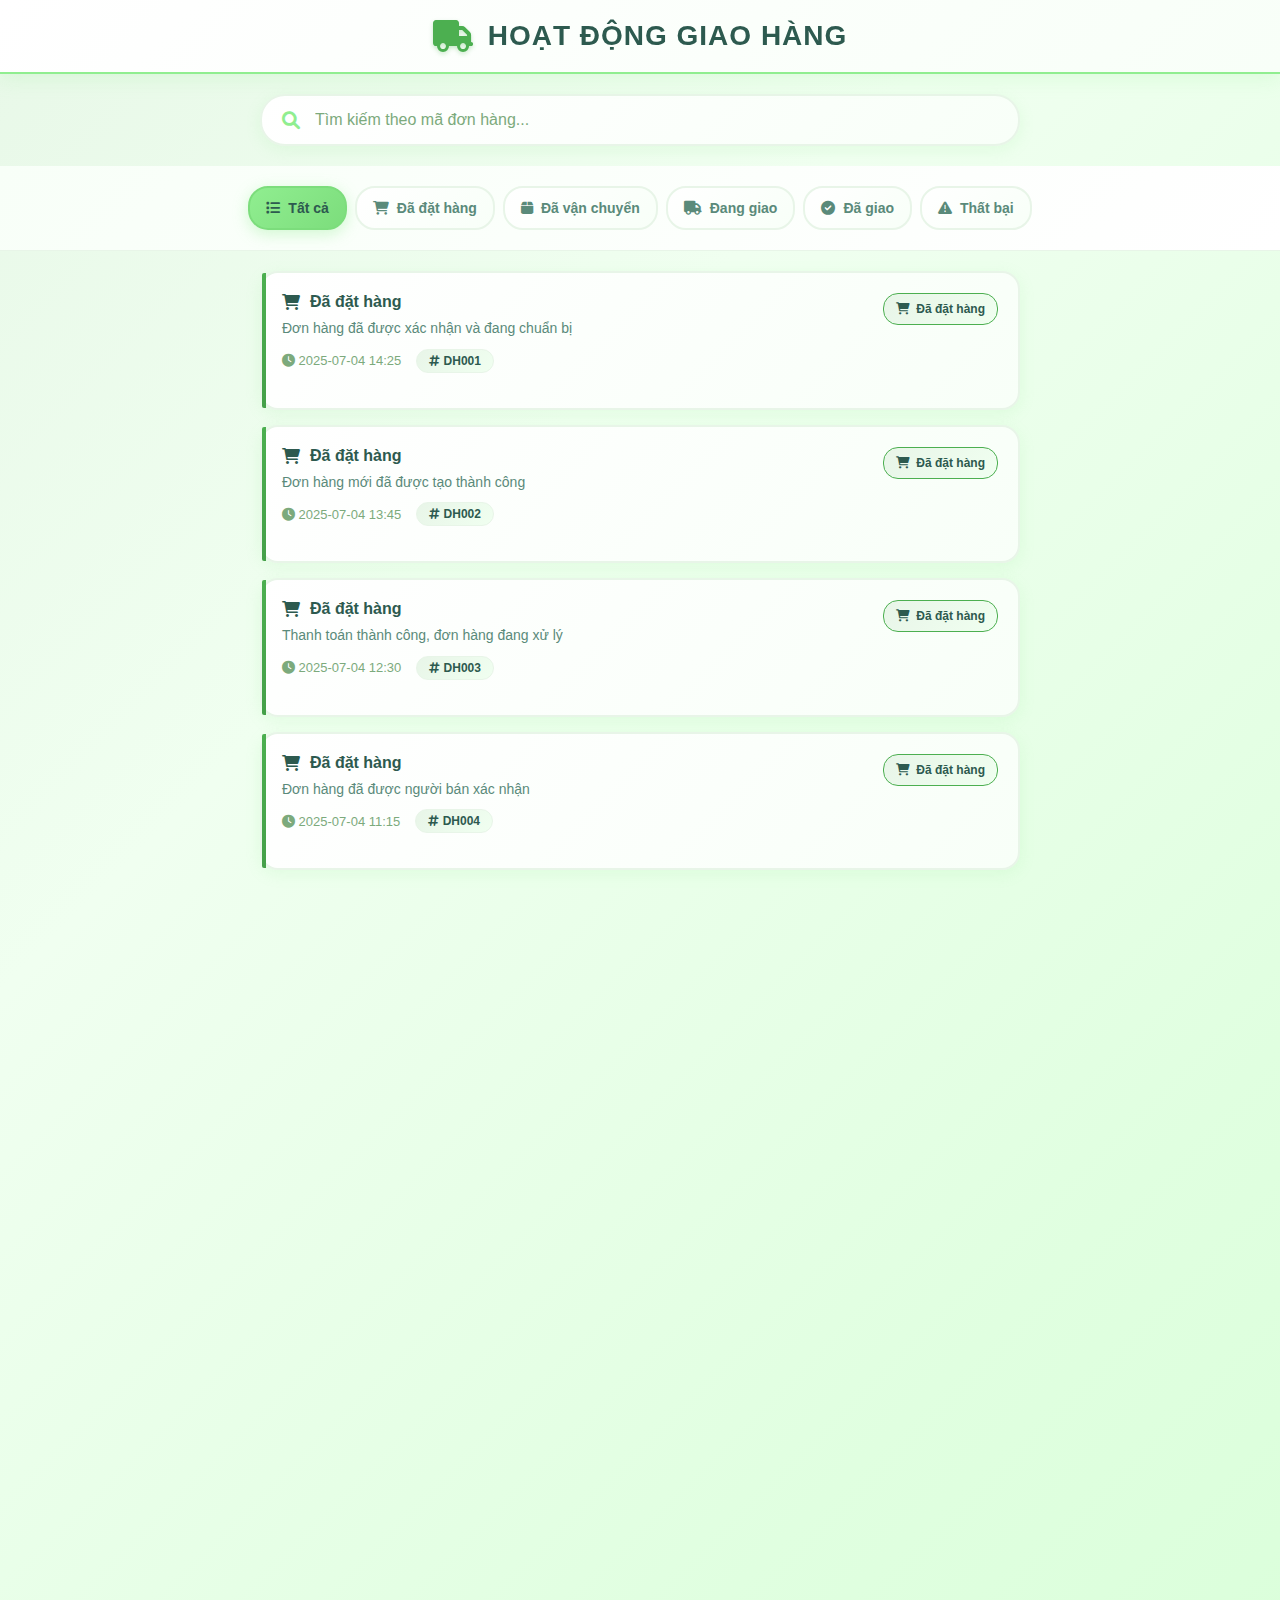
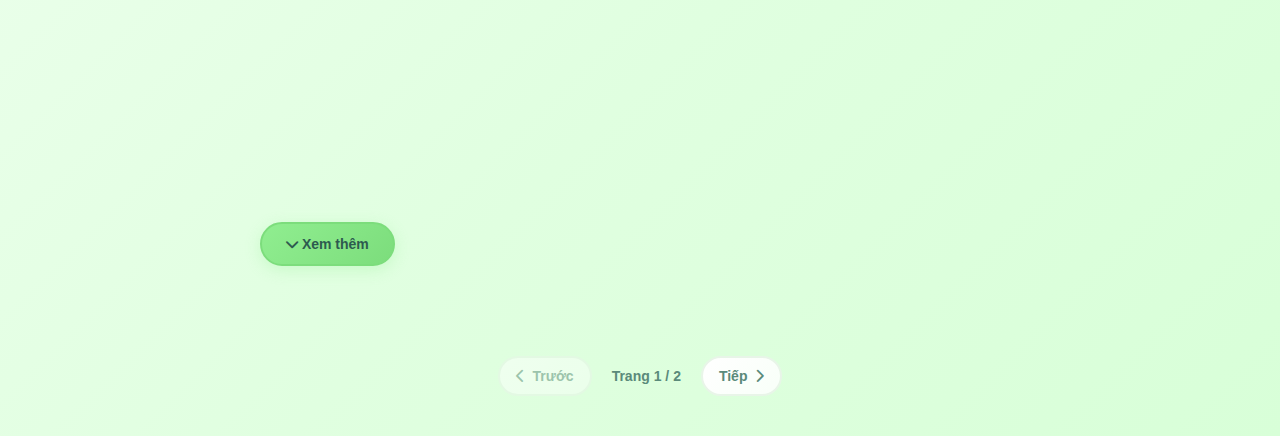
<file: activity.html>
<!DOCTYPE html>
<html lang="vi">
<head>
  <meta charset="UTF-8">
  <meta name="viewport" content="width=device-width, initial-scale=1.0">
  <title>tracking</title>
  <link rel="stylesheet" href="css/activity.css">
  <link href="https://cdnjs.cloudflare.com/ajax/libs/font-awesome/6.0.0/css/all.min.css" rel="stylesheet">
</head>
<body>
  <header class="header">
    <div class="header-content">
      <i class="fas fa-truck logo"></i>
      <h1>HOẠT ĐỘNG GIAO HÀNG</h1>
    </div>
  </header>

  <!-- thanh tim kiem -->
  <div class="search-container">
    <div class="search-box">
      <i class="fas fa-search"></i>
      <input type="text" id="searchInput" placeholder="Tìm kiếm theo mã đơn hàng...">
    </div>
  </div>

  <!-- status -->
  <div class="status-tabs">
    <button class="status-tab active" data-status="all">
      <i class="fas fa-list"></i>
      Tất cả
    </button>
    <button class="status-tab" data-status="placed">
      <i class="fas fa-shopping-cart"></i>
      Đã đặt hàng
    </button>
    <button class="status-tab" data-status="shipped">
      <i class="fas fa-box"></i>
      Đã vận chuyển
    </button>
    <button class="status-tab" data-status="out-for-delivery">
      <i class="fas fa-truck"></i>
      Đang giao
    </button>
    <button class="status-tab" data-status="delivered">
      <i class="fas fa-check-circle"></i>
      Đã giao
    </button>
    <button class="status-tab" data-status="failed">
      <i class="fas fa-exclamation-triangle"></i>
      Thất bại
    </button>
  </div>

  <!-- feed -->
  <div class="activity-container">
    <div class="activity-feed" id="activityFeed">
    </div>
    
    <!-- xem them -->
    <div class="load-more-container">
      <button class="load-more-btn" id="loadMoreBtn">
        <i class="fas fa-chevron-down"></i>
        Xem thêm
      </button>
    </div>
  </div>

  <!-- page -->
  <div class="pagination">
    <button class="page-btn" id="prevBtn">
      <i class="fas fa-chevron-left"></i>
      Trước
    </button>
    <span class="page-info">
      Trang <span id="currentPage">1</span> / <span id="totalPages">5</span>
    </span>
    <button class="page-btn" id="nextBtn">
      Tiếp
      <i class="fas fa-chevron-right"></i>
    </button>
  </div>

  <script src="js/activity.js"></script>
</body>
</html>
</file>
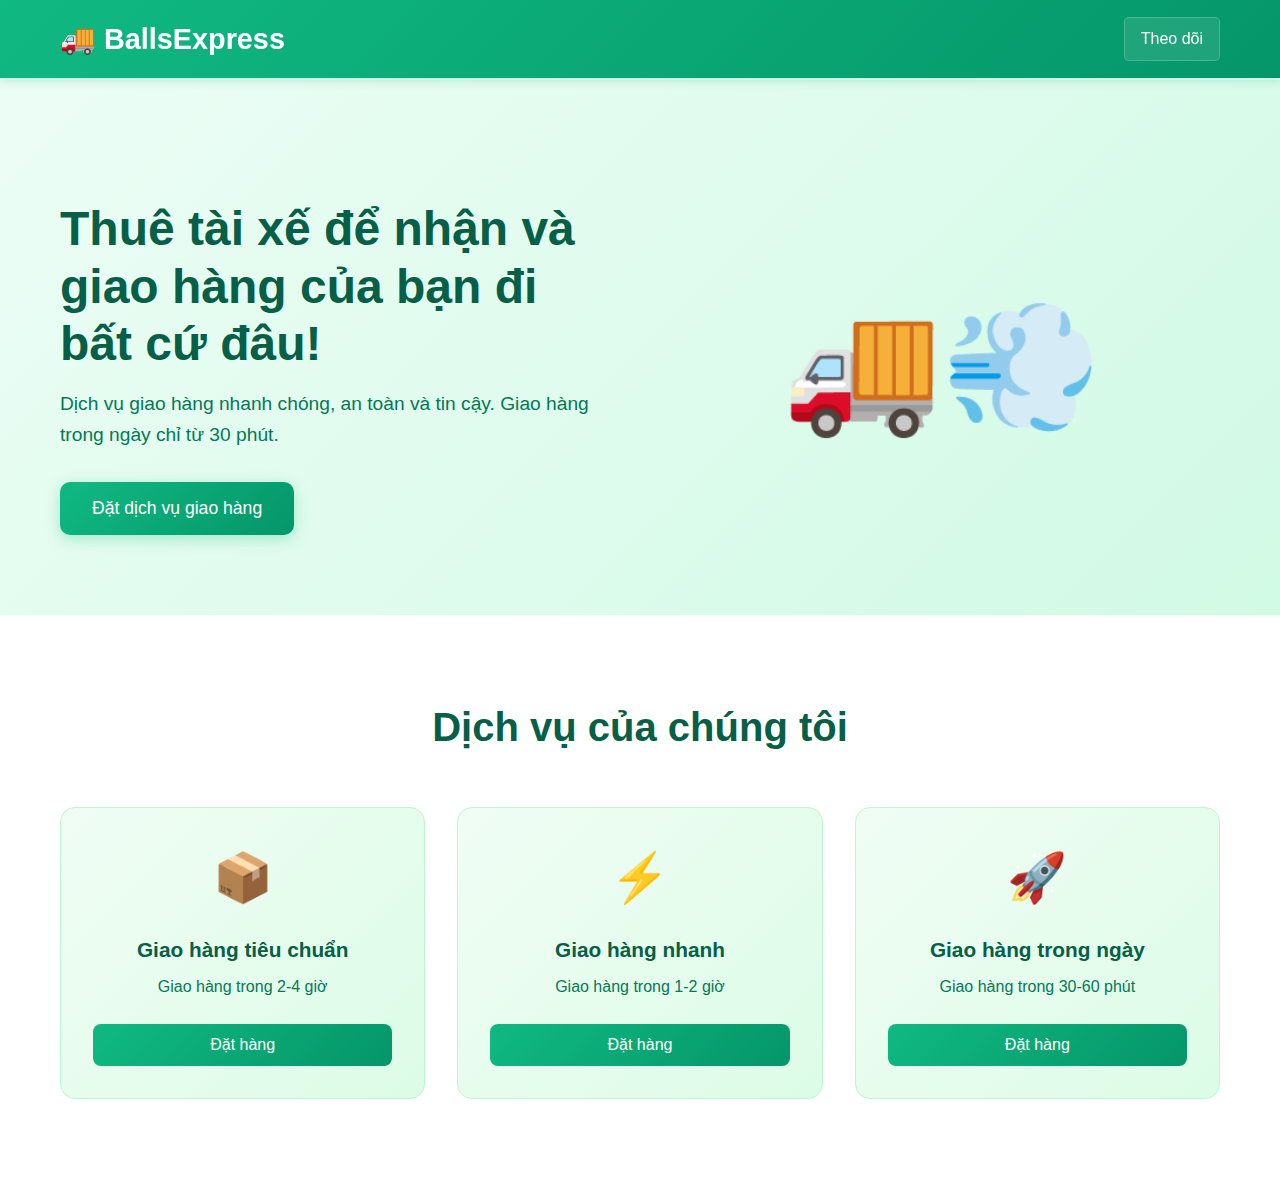
<file: delivery.html>
<!DOCTYPE html>
<html lang="vi">
<head>
    <meta charset="UTF-8">
    <meta name="viewport" content="width=device-width, initial-scale=1.0">
    <title>delivery</title>
    <link rel="stylesheet" href="css/delivery.css">
</head>
<body>
    <!-- Header -->
    <header class="header">
        <div class="container">
            <div class="logo">
                <h1>🚚 BallsExpress</h1>
            </div>
            <nav class="nav">
                <a href="#tracking" onclick="showTrackingModal()">Theo dõi</a>
            </nav>
        </div>
    </header>

    <!-- Hero Section -->
    <section class="hero" id="home">
        <div class="container">
            <div class="hero-content">
                <h2>Thuê tài xế để nhận và giao hàng của bạn đi bất cứ đâu!</h2>
                <p>Dịch vụ giao hàng nhanh chóng, an toàn và tin cậy. Giao hàng trong ngày chỉ từ 30 phút.</p>
                <button class="cta-button" onclick="showBookingForm()">Đặt dịch vụ giao hàng</button>
            </div>
            <div class="hero-image">
                <div class="delivery-icon">🚚💨</div>
            </div>
        </div>
    </section>

    <!-- Services Section -->
    <section class="services">
        <div class="container">
            <h3>Dịch vụ của chúng tôi</h3>
            <div class="service-grid">
                <div class="service-card">
                    <div class="service-icon">📦</div>
                    <h4>Giao hàng tiêu chuẩn</h4>
                    <p>Giao hàng trong 2-4 giờ</p>
                    <button class="service-btn" onclick="showBookingForm('standard')">Đặt hàng</button>
                </div>
                <div class="service-card">
                    <div class="service-icon">⚡</div>
                    <h4>Giao hàng nhanh</h4>
                    <p>Giao hàng trong 1-2 giờ</p>
                    <button class="service-btn" onclick="showBookingForm('express')">Đặt hàng</button>
                </div>
                <div class="service-card">
                    <div class="service-icon">🚀</div>
                    <h4>Giao hàng trong ngày</h4>
                    <p>Giao hàng trong 30-60 phút</p>
                    <button class="service-btn" onclick="showBookingForm('same-day')">Đặt hàng</button>
                </div>
            </div>
        </div>
    </section>

    <!-- Booking Form Modal -->
    <div id="bookingModal" class="modal">
        <div class="modal-content">
            <div class="modal-header">
                <h3>Đặt dịch vụ giao hàng</h3>
                <span class="close" onclick="closeBookingForm()">&times;</span>
            </div>
            <form id="bookingForm" class="booking-form">
                <!-- Step 1: Addresses -->
                <div class="form-step active" id="step1">
                    <h4>Thông tin địa chỉ</h4>
                    <div class="form-group">
                        <label>Địa chỉ nhận hàng 📍</label>
                        <input type="text" id="pickupAddress" placeholder="Nhập địa chỉ nhận hàng" required>
                    </div>
                    <div class="form-group">
                        <label>Địa chỉ giao hàng 📦</label>
                        <input type="text" id="dropoffAddress" placeholder="Nhập địa chỉ giao hàng" required>
                    </div>
                    <button type="button" class="next-btn" onclick="nextStep(2)">Tiếp theo →</button>
                </div>

                <!-- Step 2: Package Details -->
                <div class="form-step" id="step2">
                    <h4>Thông tin gói hàng</h4>
                    <div class="form-group">
                        <label>Kích thước gói hàng</label>
                        <select id="packageSize" required>
                            <option value="">Chọn kích thước</option>
                            <option value="small">Nhỏ (dưới 1kg) 🪶</option>
                            <option value="medium">Vừa (1-5kg) 📦</option>
                            <option value="large">To (5-20kg) 🚚</option>
                        </select>
                    </div>
                    <div class="form-group">
                        <label>Khung thời gian giao hàng ⏰</label>
                        <select id="deliveryTime" required>
                            <option value="">Chọn thời gian</option>
                            <option value="standard">Tiêu chuẩn (2-4 giờ)</option>
                            <option value="express">Nhanh (1-2 giờ)</option>
                            <option value="same-day">Trong ngày (30-60 phút)</option>
                        </select>
                    </div>
                    <div class="form-group">
                        <label>Hãng vận chuyển</label>
                        <select id="shippingCompany" required>
                            <option value="">Chọn hãng vận chuyển</option>
                            <option value="vnpost">VNPost</option>
                            <option value="ghn">Giao hàng nhanh</option>
                            <option value="jnt">J&T Express</option>
                            <option value="viettel">Viettel Post</option>
                            <option value="shopee">Shopee Express</option>
                        </select>
                    </div>
                    <div class="form-buttons">
                        <button type="button" class="prev-btn" onclick="prevStep(1)">← Quay lại</button>
                        <button type="button" class="next-btn" onclick="nextStep(3)">Tiếp theo →</button>
                    </div>
                </div>

                <!-- Step 3: Contact Details -->
                <div class="form-step" id="step3">
                    <h4>Thông tin liên hệ</h4>
                    <div class="form-group">
                        <label>Tên người gửi ☎️</label>
                        <input type="text" id="senderName" placeholder="Nhập tên người gửi" required>
                    </div>
                    <div class="form-group">
                        <label>Số điện thoại người gửi</label>
                        <input type="tel" id="senderPhone" placeholder="Nhập số điện thoại" required maxlength="10">
                    </div>
                    <div class="form-group">
                        <label>Tên người nhận</label>
                        <input type="text" id="receiverName" placeholder="Nhập tên người nhận" required>
                    </div>
                    <div class="form-group">
                        <label>Số điện thoại người nhận</label>
                        <input type="tel" id="receiverPhone" placeholder="Nhập số điện thoại" required maxlength="10">
                    </div>
                    <div class="form-buttons">
                        <button type="button" class="prev-btn" onclick="prevStep(2)">← Quay lại</button>
                        <button type="button" class="next-btn" onclick="calculatePrice()">Tính giá →</button>
                    </div>
                </div>

                <!-- Step 4: Pricing -->
                 <div class="step4-flex-wrapper">
                                    <div class="form-step" id="step4">
                    <h4>Giá cước và thanh toán</h4>
                    <div class="pricing-summary">
                        <div class="price-item">
                            <span>Khoảng cách:</span>
                            <span id="distanceDisplay">-</span>
                        </div>
                        <div class="price-item">
                            <span>Loại dịch vụ:</span>
                            <span id="serviceTypeDisplay">-</span>
                        </div>
                        <div class="price-item">
                            <span>Phí cơ bản:</span>
                            <span id="basePrice">-</span>
                        </div>
                        <div class="price-item total">
                            <span>Tổng cộng:</span>
                            <span id="totalPrice">-</span>
                        </div>
                    </div>
                    
                    <div class="form-group">
                        <label>Phương thức thanh toán</label>
                        <div class="payment-options">
                            <label class="payment-option">
                                <input type="radio" name="payment" value="cod" checked>
                                <span>Trả tiền khi nhận hàng 💵</span>
                            </label>
                            <label class="payment-option">
                                <input type="radio" name="payment" value="card">
                                <span>Thẻ tín dụng 💳</span>
                            </label>
                            <label class="payment-option">
                                <input type="radio" name="payment" value="banking">
                                <span>Ngân hàng trực tuyến 🏦</span>
                            </label>
                            <label class="payment-option">
                                <input type="radio" name="payment" value="voucher">
                                <span>Mã giảm giá 🎫</span>
                            </label>
                        </div>
                    </div>

                    <div class="voucher-section" id="voucherSection" style="display: none;">
                        <div class="form-group">
                            <label>Mã giảm giá</label>
                            <input type="text" id="voucherCode" placeholder="Nhập mã giảm giá">
                            <button type="button" onclick="applyVoucher()">Áp dụng</button>
                        </div>
                        <div class="demo-vouchers">
                            <p>Mã giảm giá demo:</p>
                            <span class="voucher-code" onclick="useVoucher('GIAM20')">GIAM20</span>
                            <span class="voucher-code" onclick="useVoucher('FREESHIP')">FREESHIP</span>
                            <span class="voucher-code" onclick="useVoucher('WELCOME50')">WELCOME50</span>
                        </div>
                    </div>

                    <div class="form-buttons">
                        <button type="button" class="prev-btn" onclick="prevStep(3)">← Quay lại</button>
                        <button type="submit" class="next-btn">✅ Xác nhận đặt hàng</button>
                    </div>
                </div>
                 </div>
            </form>
        </div>
    </div>

    <!-- Tracking Modal -->
    <div id="trackingModal" class="modal">
        <div class="modal-content">
            <div class="modal-header">
                <h3>Theo dõi đơn hàng</h3>
                <span class="close" onclick="closeTrackingModal()">&times;</span>
            </div>
            <div class="tracking-content">
                <div class="tracking-input">
                    <input type="text" id="trackingCode" placeholder="Nhập mã đơn hàng">
                    <button onclick="trackOrder()">Theo dõi</button>
                </div>
                <div id="trackingResult" class="tracking-result"></div>
            </div>
        </div>
    </div>

    <!-- Success Modal -->
    <div id="successModal" class="modal">
        <div class="modal-content">
            <div class="modal-header">
                <h3>Đặt hàng thành công!</h3>
                <span class="close" onclick="closeSuccessModal()">&times;</span>
            </div>
            <div class="success-content">
                <div class="success-icon">✅</div>
                <h4>Đơn hàng của bạn đã được xác nhận</h4>
                <p>Mã đơn hàng: <strong id="orderCode"></strong></p>
                
                <p>Tài xế sẽ liên hệ với bạn trong 5-10 phút</p>
                <div class="order-status">
                    <div class="status-item active">
                        <span class="status-dot"></span>
                        <span>Yêu cầu</span>
                    </div>
                    <div class="status-item">
                        <span class="status-dot"></span>
                        <span>Chấp nhận</span>
                    </div>
                    <div class="status-item">
                        <span class="status-dot"></span>
                        <span>Đang lấy hàng</span>
                    </div>
                    <div class="status-item">
                        <span class="status-dot"></span>
                        <span>Đang giao</span>
                    </div>
                    <div class="status-item">
                        <span class="status-dot"></span>
                        <span>Hoàn thành</span>
                    </div>
                </div>
                <button class="next-btn" onclick="startTracking()">Bắt đầu theo dõi</button>
            </div>
        </div>
    </div>

    <script src="js/delivery.js"></script>
</body>
</html>
</file>
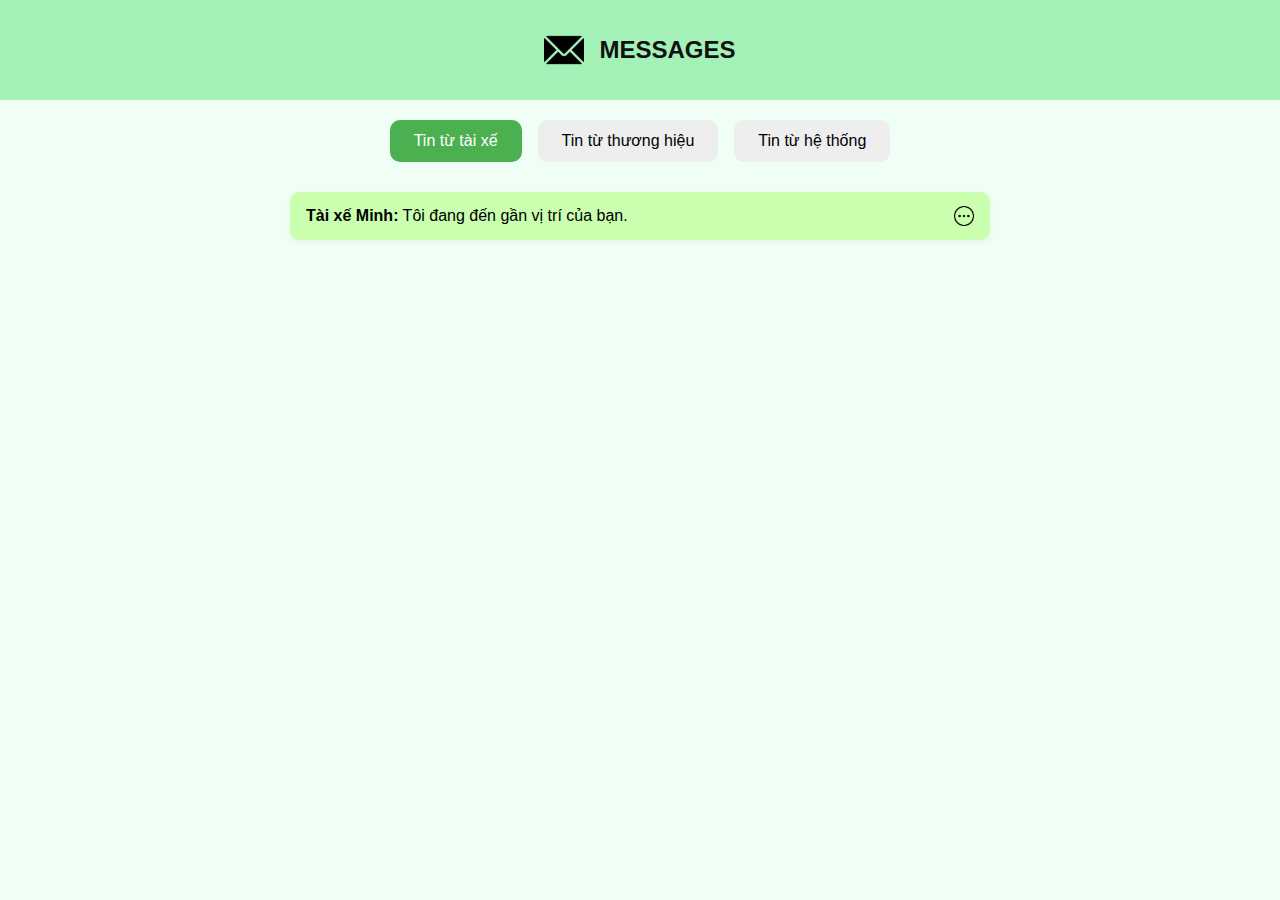
<file: msg.html>
<!DOCTYPE html>
<html lang="en">
<head>
  <meta charset="UTF-8" />
  <meta name="viewport" content="width=device-width, initial-scale=1.0" />
  <title>Modern Messages</title>
  <link rel="stylesheet" href="css/msg.css" />
</head>
<body>
  <header class="header">
    <img src="images/email.png" alt="Logo" class="logo" />
    <h1>MESSAGES</h1>
  </header>

  <div class="tabs">
    <button class="tab-btn active" data-tab="driver">Tin từ tài xế</button>
    <button class="tab-btn" data-tab="brand">Tin từ thương hiệu</button>
    <button class="tab-btn" data-tab="system">Tin từ hệ thống</button>
  </div>

  <div id="driver" class="tab-content active">
    <!-- tai xe -->
    <div class="message-card">
      <span><strong>Tài xế Minh:</strong> Tôi đang đến gần vị trí của bạn.</span>
      <img src="images/more.png" class="msg-menu-icon" />
      <div class="msg-menu">
        <button class="mute-btn">Tắt âm</button>
        <button class="notif-btn">Ẩn thông báo</button>
        <button class="delete-btn">Xóa</button>
      </div>
    </div>
  </div>

  <div id="brand" class="tab-content">
    <!-- nhan hang -->
    <div class="message-card" data-content="Ưu đãi sốc Gà rán 49k!">
      <span><strong>Lotteria:</strong> 🎉 Ưu đãi sốc Gà rán 49k!</span>
      <img src="images/more.png" class="msg-menu-icon" />
      <div class="msg-menu">
        <button class="mute-btn">Tắt âm</button>
        <button class="notif-btn">Ẩn thông báo</button>
        <button class="delete-btn">Xóa</button>
      </div>
    </div>

    <div class="message-card" data-content="Mua 1 tặng 1 Highlands khung giờ vàng 14h–17h">
      <span><strong>Highlands:</strong> Mua 1 tặng 1 khung giờ vàng 14h–17h</span>
      <img src="images/more.png" class="msg-menu-icon" />
      <div class="msg-menu">
        <button class="mute-btn">Tắt âm</button>
        <button class="notif-btn">Ẩn thông báo</button>
        <button class="delete-btn">Xóa</button>
      </div>
    </div>

    <div class="message-card" data-content="Mua combo Pizza kèm nước ngọt chỉ 99k!">
      <span><strong>Pizza Hut:</strong> 🍕 Mua combo pizza kèm nước ngọt chỉ 99k!</span>
      <img src="images/more.png" class="msg-menu-icon" />
      <div class="msg-menu">
        <button class="mute-btn">Tắt âm</button>
        <button class="notif-btn">Ẩn thông báo</button>
        <button class="delete-btn">Xóa</button>
      </div>
    </div>
  </div>

      

  <div id="system" class="tab-content">
    <!-- ung dung -->
    <div class="message-card" data-content="Tài khoản của bạn đã đăng nhập trên thiết bị mới.">
      <span><strong>Hệ thống:</strong> Tài khoản của bạn đã đăng nhập trên thiết bị mới.</span>
      <img src="images/more.png" class="msg-menu-icon" />
      <div class="msg-menu">
        <button class="mute-btn">Tắt âm</button>
        <button class="notif-btn">Ẩn thông báo</button>
        <button class="delete-btn">Xóa</button>
      </div>
    </div>
  </div>

  <!-- chat -->
  <div class="chat-popup" id="chatPopup">
    <div class="chat-header">
      <img src="images/usership.png" alt="profile" />
      <span class="chat-name">Tài xế Minh</span>
      <img id="chatClose" class="chat-close" src="images/close.png" alt="Đóng" />
    </div>
    <div class="chat-body" id="chatBody">
      <div class="chat-msg left">Tôi đang đến gần vị trí của bạn.</div>
    </div>
    <div class="chat-input-area">
      <input type="text" id="chatInput" placeholder="Nhập tin nhắn..." />
      <button id="chatSend"><img src="images/send.png" alt=""></button>
    </div>
  </div>




  <script src="js/msg.js"></script>
</body>
</html>
</file>
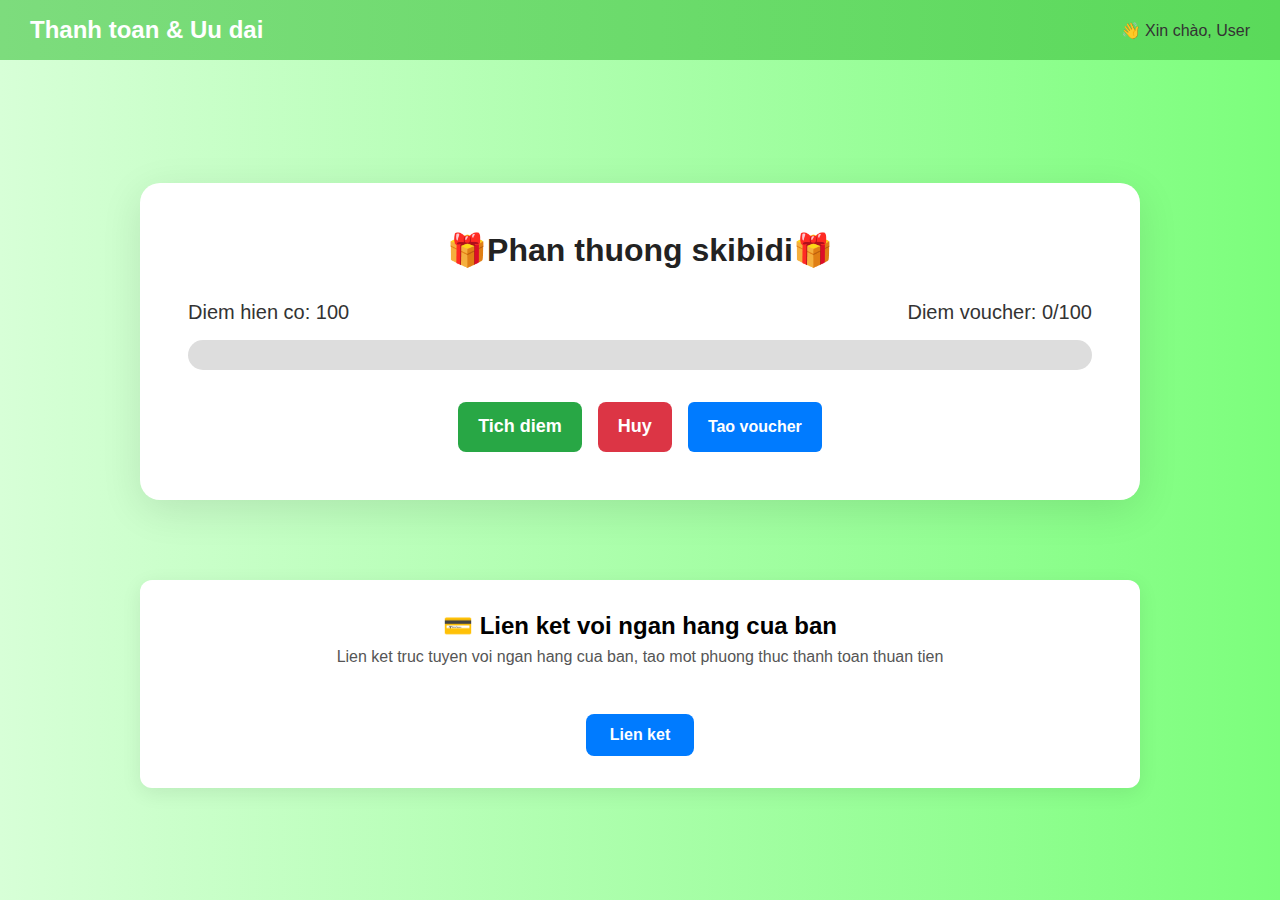
<file: payment.html>
<!DOCTYPE html>
<html lang="en">
<head>
  <meta charset="UTF-8" />
  <meta name="viewport" content="width=device-width, initial-scale=1.0"/>
  <title>Skibidi Rewards</title>
  <link rel="stylesheet" href="css/payment.css" />
</head>
<body>
  <header class="payment-header">
    <div class="header-text">
      <p>Thanh toan & Uu dai</p>
    </div>
    <div class="profile-info">
      <h2>👋 Xin chào, <span id="username"></span></h2>
    </div>
  </header>


    <div class="main-wrapper">
          <div class="rewards-card">
    <h1>🎁Phan thuong skibidi🎁</h1>
    <div class="points-line">
      <p>Diem hien co: <span id="collectedPoints">100</span></p>
      <p>Diem voucher: <span id="voucherPoints">0</span>/100</p>
    </div>

    <div class="progress-container">
      <div class="progress-bar" id="progressBar"></div>
    </div>

    <div class="buttons">
      <button class="add-btn" onclick="addPoints()">Tich diem</button>
      <button class="reset-btn" onclick="resetVoucher()">Huy</button>
      <button class="voucher-btn" onclick="showVoucher()">Tao voucher</button>
    </div>
  </div>



    <!-- Voucher Modal -->
    <div id="voucherModal" class="modal">
        <div class="modal-content" id="printableArea">
            <h2>🎟️ Ma voucher cua ban</h2>
                <div class="code-container">
                    <p class="code-display" id="voucherCode">XXXXXXXX</p>
                    <img src="images/app.png" class="copy-btn" onclick="copyCode()" alt="Copy" title="Copy code">
                </div>
            <p class="discount-info" id="discountInfo">Giam gia: 0%</p>
            <button class="ok-btn" onclick="closeVoucher()">OK</button>
        </div>
    </div>



    <section class="link-section">
        <h2>💳 Lien ket voi ngan hang cua ban</h2>
        <p>Lien ket truc tuyen voi ngan hang cua ban, tao mot phuong thuc thanh toan thuan tien</p>

            <div id="userCards" class="card-list">
                <!-- If no cards, show this button -->

            </div>

            <div class="link-card-btn-container">
                <button class="link-now-btn" onclick="openLinkPopup()">Lien ket</button>
            </div>
    </section>

    <!-- POPUP FORM -->
    <div id="linkPopup" class="modal">
        <div class="modal-content form-card">
            <h3>🔗 Lien ket ngan hang</h3>
    
            <label for="bankSelect">Chon ngan hang:</label>
            <option value="" disabled selected></option>
            <select id="bankSelect" class="dropdown">
              <option value="Vietcombank">Vietcombank</option>
              <option value="Techcombank">Techcombank</option>
              <option value="BIDV">BIDV</option>
              <option value="MB Bank">MB Bank</option>
              <option value="ACB">ACB</option>
            </select>

            <label for="cardNumber">So the ngan hang:</label>
            <input type="text" id="cardNumber" placeholder="1234 5678 9012 3456" maxlength="19"/>

            <div class="modal-actions">
                <button class="create-btn" onclick="createCard()">Tao</button>
                <button class="cancel-btn" onclick="closeLinkPopup()">Huy</button>
            </div>
        </div>
    </div>
    </div>




  <script src="js/payment.js"></script>
</body>
</html>
</file>
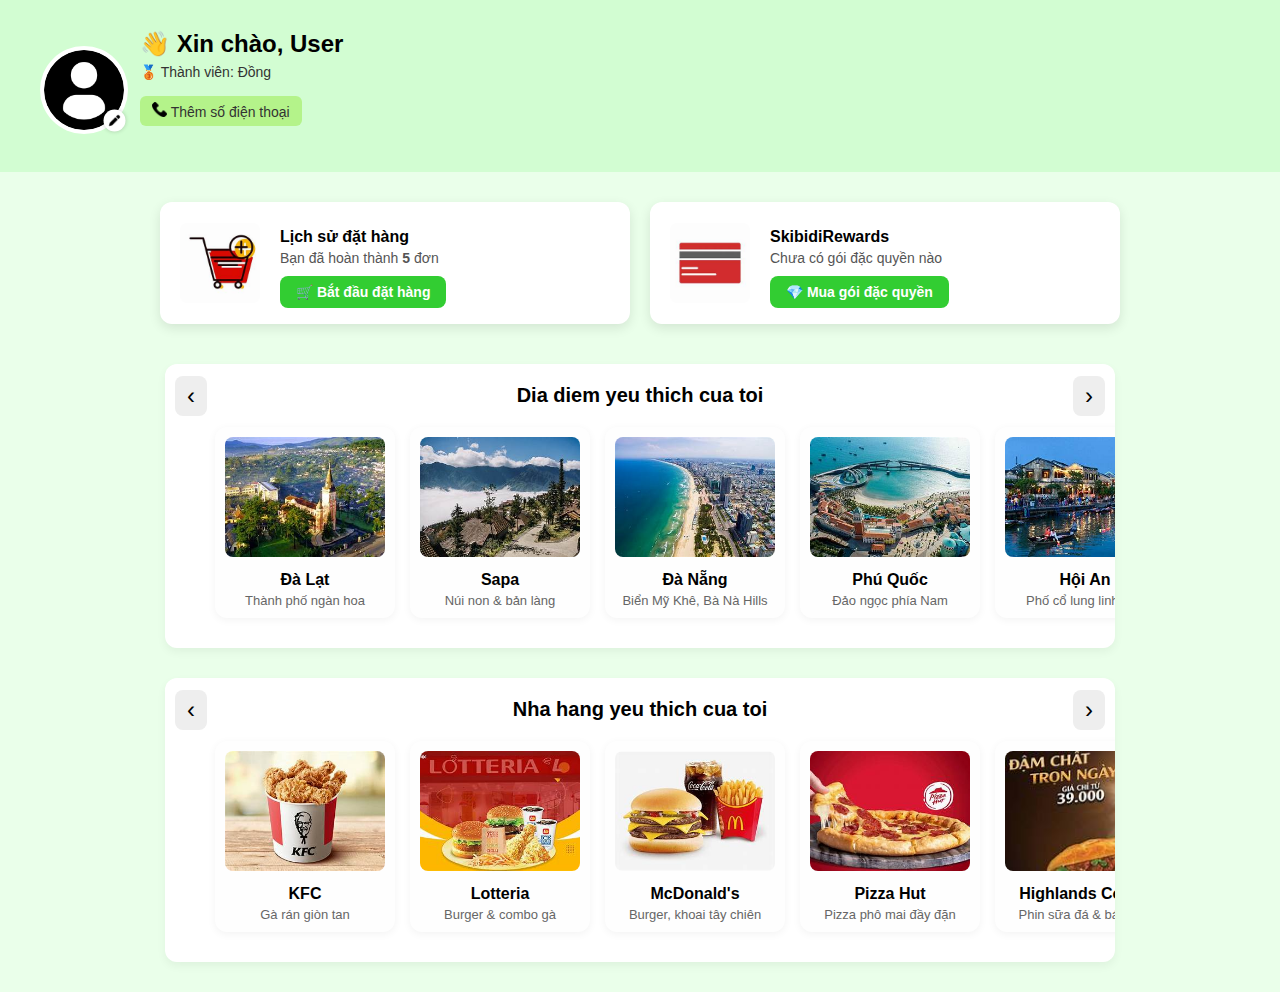
<file: profile.html>
<!DOCTYPE html>
<html lang="vi">
<head>
  <meta charset="UTF-8" />
  <meta name="viewport" content="width=device-width, initial-scale=1.0" />
  <title>Hồ sơ người dùng</title>
  <link rel="stylesheet" href="css/profile.css" />
</head>
<body>

  <div class="profile-header">
    <div class="profile-left">
      <div class="avatar-wrapper">
        <img src="images/usercbd.png" alt="Avatar" class="profile-avatar" id="profilePic" />
        <label for="uploadPic" class="edit-icon">
          <img src="images/pen.png" alt="Edit" />
        </label>
        <input type="file" id="uploadPic" accept="image/*" style="display: none" />
      </div>
      <div class="profile-info">
        <h2>👋 Xin chào, <span id="username"></span></h2>
        <p class="badge">🥉 Thành viên: <span id="tier">Đồng</span></p>
        <p id="phone-display">
          <button id="addPhoneBtn" class="add-phone"><img class="number-submit" src="images/phone-call.png" alt=""> Thêm số điện thoại</button>
        </p>
      </div>
    </div>
  </div>

<!-- popup -->
  <div id="phoneModal" class="phone-modal">
    <div class="modal-content">
      <h3>Nhập số điện thoại của bạn</h3>
      <input type="tel" id="phoneInput" placeholder="VD: 0812513855" maxlength="10"/>
      <div class="modal-actions">
        <button id="savePhoneBtn">Lưu</button>
        <button id="cancelPhoneBtn">Hủy</button>
      </div>
    </div>
  </div>



  <div class="profile-container">
    <div class="card-section">

      <div class="card">
        <img src="images/cart.jpg" class="card-icon" alt="Payment" />
        <div class="card-info">
          <div class="card-title">Lịch sử đặt hàng</div>
          <div class="card-sub">Bạn đã hoàn thành <strong id="orders">0</strong> đơn</div>
          <button class="card-btn" onclick="window.location.href='order.html'">🛒 Bắt đầu đặt hàng</button>
        </div>
      </div>

      <div class="card">
        <img src="images/cc.jpg" class="card-icon" alt="Perks" />
        <div class="card-info">
          <div class="card-title">SkibidiRewards</div>
          <div class="card-sub">Chưa có gói đặc quyền nào</div>
          <button class="card-btn" onclick="window.location.href='perks.html'">💎 Mua gói đặc quyền</button>
        </div>
      </div>

    </div>
  </div>
  
  <section class="favorites-section">
    <div class="favorites-header">
      <button class="slide-btn left">‹</button>
      <h2>Dia diem yeu thich cua toi</h2>
      <button class="slide-btn right">›</button>
    </div>
    <div class="favorites-list">
      <div class="favorite-card">
        <img src="images/dalat.jpg" alt="Da Lat">
        <div class="card-title">Đà Lạt</div>
        <div class="card-desc">Thành phố ngàn hoa</div>
      </div>
      <div class="favorite-card">
        <img src="images/sapa.jpg" alt="Sapa">
        <div class="card-title">Sapa</div>
        <div class="card-desc">Núi non & bản làng</div>
      </div>
      <div class="favorite-card">
        <img src="images/danang.jpg" alt="Da Nang">
        <div class="card-title">Đà Nẵng</div>
        <div class="card-desc">Biển Mỹ Khê, Bà Nà Hills</div>
      </div>
      <div class="favorite-card">
        <img src="images/phuquoc.jpg" alt="Phu Quoc">
        <div class="card-title">Phú Quốc</div>
        <div class="card-desc">Đảo ngọc phía Nam</div>
      </div>
      <div class="favorite-card">
        <img src="images/hoian.jpg" alt="Hoi An">
        <div class="card-title">Hội An</div>
        <div class="card-desc">Phố cổ lung linh đèn</div>
      </div>
      <div class="favorite-card">
        <img src="images/ninhbinh.jpg" alt="Ninh Binh">
        <div class="card-title">Ninh Bình</div>
        <div class="card-desc">Tràng An, Tam Cốc</div>
      </div>
    </div>
  </section>


  <section class="favorites-section">
    <div class="favorites-header">
      <button class="slide-btn left">‹</button>
      <h2>Nha hang yeu thich cua toi</h2>
      <button class="slide-btn right">›</button>
    </div>
    <div class="favorites-list">
      <div class="favorite-card">
        <img src="images/kfc.jpg" alt="KFC">
      <div class="card-title">KFC</div>
      <div class="card-desc">Gà rán giòn tan</div>
    </div>
    <div class="favorite-card">
      <img src="images/lotte.jpg" alt="Lotteria">
      <div class="card-title">Lotteria</div>
      <div class="card-desc">Burger & combo gà</div>
    </div>
    <div class="favorite-card">
      <img src="images/mac.jpg" alt="McDonald's">
      <div class="card-title">McDonald's</div>
      <div class="card-desc">Burger, khoai tây chiên</div>
    </div>
    <div class="favorite-card">
      <img src="images/pizza.jpg" alt="Pizza Hut">
      <div class="card-title">Pizza Hut</div>
      <div class="card-desc">Pizza phô mai đầy đặn</div>
    </div>
    <div class="favorite-card">
      <img src="images/cafe.jpg" alt="Highlands Coffee">
      <div class="card-title">Highlands Coffee</div>
      <div class="card-desc">Phin sữa đá & bánh mì</div>
    </div>
    <div class="favorite-card">
        <img src="images/starbuck.jpg" alt="Cheese Coffee">
        <div class="card-title">Starbuck</div>
        <div class="card-desc">Cafe trẻ trung, hiện đại</div>
      </div>
    </div>
  </section>


  <script src="js/profile.js"></script>
</body>
</html>
</file>
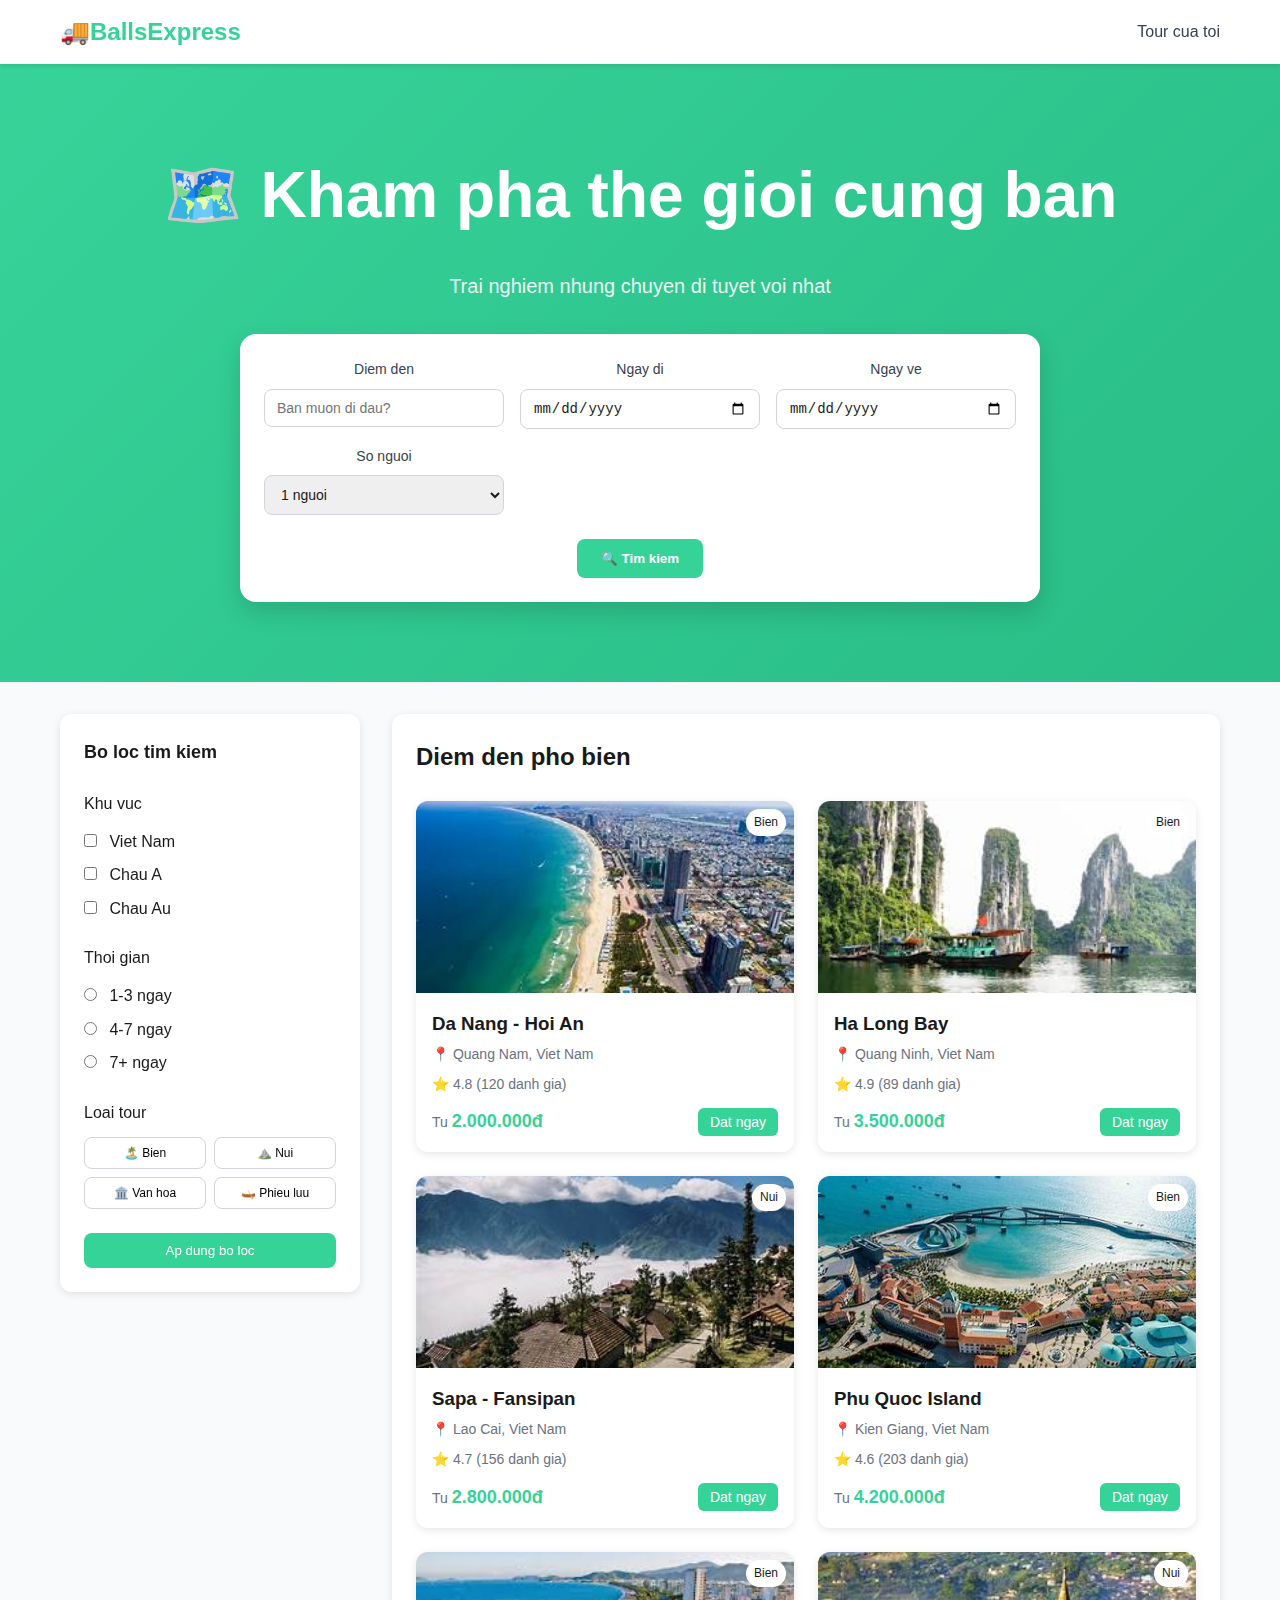
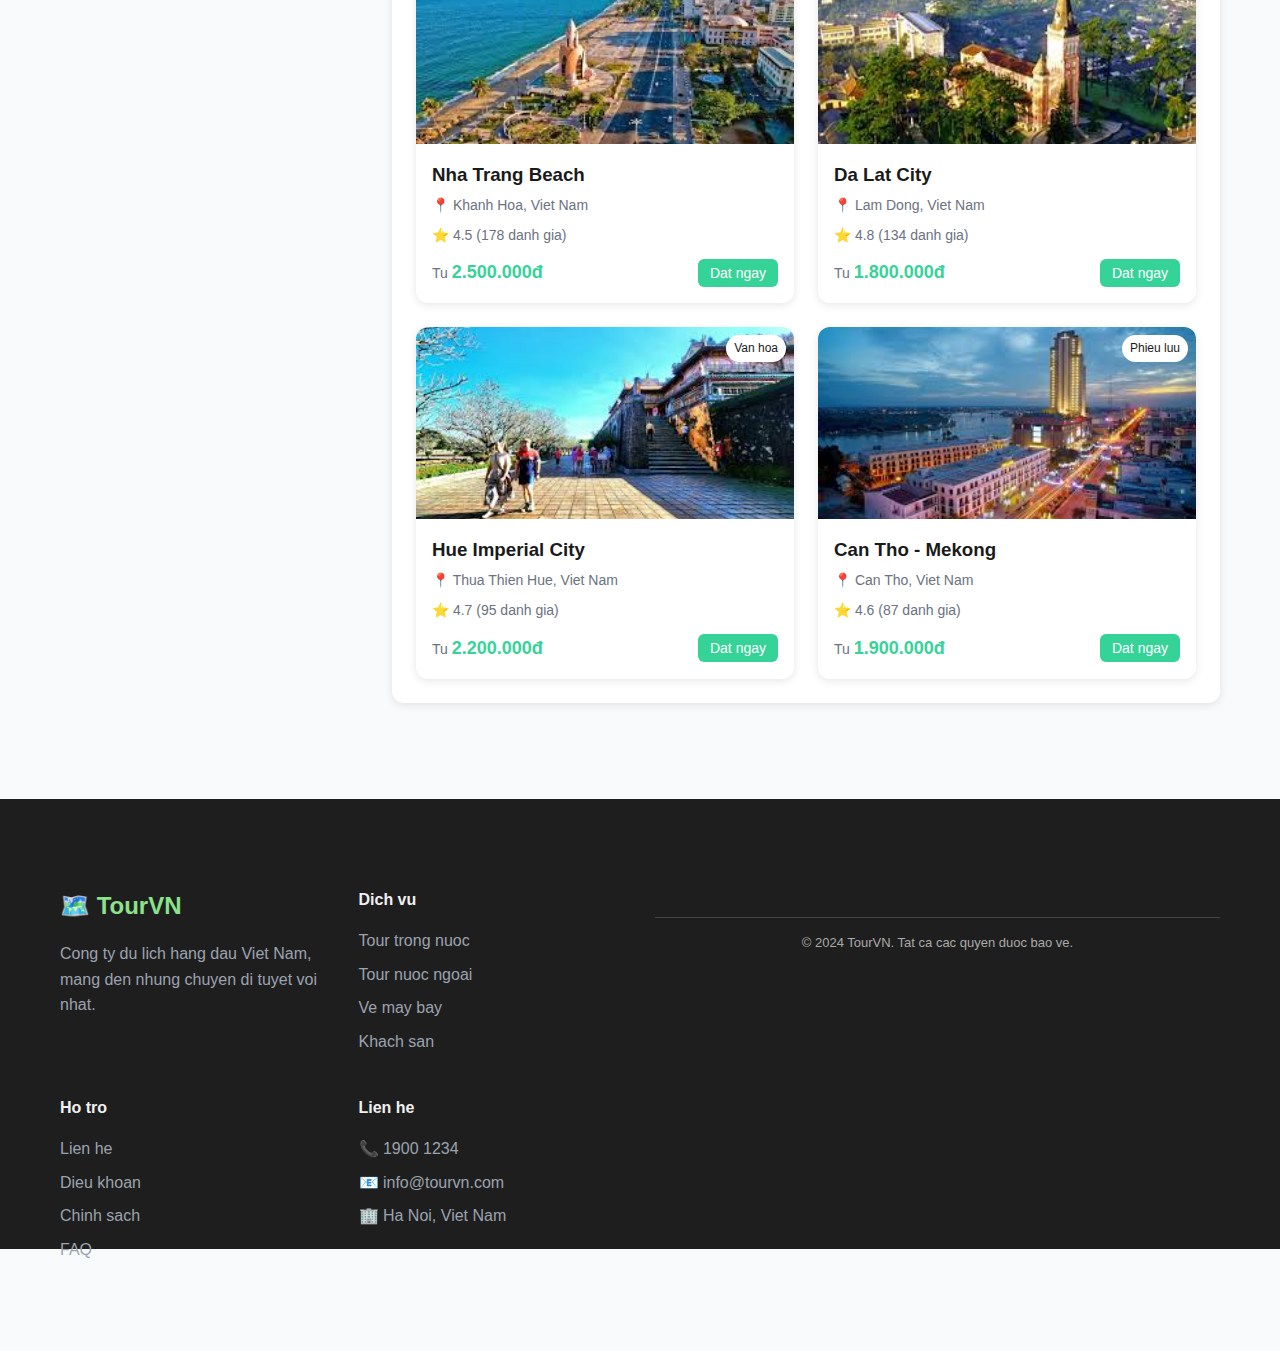
<file: tour.html>
<!DOCTYPE html>
<html lang="vi">
<head>
    <meta charset="UTF-8">
    <meta name="viewport" content="width=device-width, initial-scale=1.0">
    <title>ballexpress</title>
    <meta name="description" content="Website dat tour du lich Viet Nam voi gia tot nhat. Kham pha cac diem den tuyet voi trong va ngoai nuoc.">
    <link rel="stylesheet" href="css/tour.css">
</head>
<body>
    <!-- Navigation -->
    <nav class="nav">
        <div class="nav-container">
            <div class="nav-brand">
                <h1>🚚BallsExpress</h1>
            </div>
            <div class="nav-menu">
                <a href="#my-tours" class="nav-link">Tour cua toi</a>
                <button class="nav-toggle" onclick="toggleMobileMenu()">☰</button>
            </div>
        </div>
        <div class="mobile-menu" id="mobileMenu">
            <a href="#my-tours" class="mobile-link">Tour cua toi</a>
        </div>
    </nav>

    <!-- Hero Section -->
    <section class="hero">
        <div class="hero-container">
            <h1 class="hero-title">🗺️ Kham pha the gioi cung ban</h1>
            <p class="hero-subtitle">Trai nghiem nhung chuyen di tuyet voi nhat</p>
            
            <div class="search-box">
                <div class="search-grid">
                    <div class="search-field">
                        <label>Diem den</label>
                        <input type="text" id="destination" placeholder="Ban muon di dau?">
                    </div>
                    <div class="search-field">
                        <label>Ngay di</label>
                        <input type="date" id="departureDate">
                    </div>
                    <div class="search-field">
                        <label>Ngay ve</label>
                        <input type="date" id="returnDate">
                    </div>
                    <div class="search-field">
                        <label>So nguoi</label>
                        <select id="people">
                            <option value="1">1 nguoi</option>
                            <option value="2">2 nguoi</option>
                            <option value="3">3 nguoi</option>
                            <option value="4">4+ nguoi</option>
                        </select>
                    </div>
                </div>
                <button class="search-btn" onclick="searchTours()">🔍 Tim kiem</button>
            </div>
        </div>
    </section>

    <!-- Main Content -->
    <main class="main-content">
        <!-- Filter Sidebar -->
        <aside class="filter-sidebar">
            <h3>Bo loc tim kiem</h3>
            
            <div class="filter-group">
                <h4>Khu vuc</h4>
                <label><input type="checkbox" value="VN"> Viet Nam</label>
                <label><input type="checkbox" value="Chau A"> Chau A</label>
                <label><input type="checkbox" value="Chau Au"> Chau Au</label>
            </div>
            
            <div class="filter-group">
                <h4>Thoi gian</h4>
                <label><input type="radio" name="duration" value="1-3 ngay"> 1-3 ngay</label>
                <label><input type="radio" name="duration" value="4-7 ngay"> 4-7 ngay</label>
                <label><input type="radio" name="duration" value="7+ ngay"> 7+ ngay</label>
            </div>
            
            <div class="filter-group">
                <h4>Loai tour</h4>
                <div class="type-buttons">
                    <button class="type-btn" data-type="Bien">🏝️ Bien</button>
                    <button class="type-btn" data-type="Nui">⛰️ Nui</button>
                    <button class="type-btn" data-type="Van hoa">🏛️ Van hoa</button>
                    <button class="type-btn" data-type="Phieu luu">🛶 Phieu luu</button>
                </div>
            </div>
            
            <button class="apply-filters-btn" onclick="applyFilters()">Ap dung bo loc</button>
        </aside>

        <!-- Tours Grid -->
        <section class="tours-section">
            <h2>Diem den pho bien</h2>
            <div class="tours-grid" id="toursGrid">
                <!-- Tours will be loaded here by JavaScript -->
            </div>
        </section>
    </main>

    <!-- Tour Detail Modal -->
    <div class="modal" id="tourModal">
        <div class="modal-content">
            <span class="close" onclick="closeTourModal()">&times;</span>
            <div id="tourDetails">
                <!-- Tour details will be loaded here -->
            </div>
        </div>
    </div>

    <!-- Booking Modal -->
    <div class="modal" id="bookingModal">
        <div class="modal-content">
            <span class="close" onclick="closeBookingModal()">&times;</span>
            <h2>Dat tour</h2>
            
            <!-- Tour Info Summary -->
            <div class="booking-tour-info" id="bookingTourInfo">
                <!-- Tour info will be loaded here -->
            </div>
            
            <!-- Booking Form -->
            <form class="booking-form" onsubmit="submitBooking(event)">
                <div class="form-grid">
                    <div class="form-field">
                        <label>👤 Ho ten day du</label>
                        <input type="text" id="fullName" required>
                    </div>
                    <div class="form-field">
                        <label>📞 So dien thoai</label>
                        <input type="tel" id="phone" required>
                    </div>
                </div>
                
                <div class="form-field">
                    <label>📧 Email</label>
                    <input type="email" id="email" required>
                </div>
                
                <div class="form-grid">
                    <div class="form-field">
                        <label>👥 So luong nguoi</label>
                        <select id="peopleCount" onchange="updateTotalPrice()">
                            <option value="1">1 nguoi</option>
                            <option value="2">2 nguoi</option>
                            <option value="3">3 nguoi</option>
                            <option value="4">4 nguoi</option>
                            <option value="5">5+ nguoi</option>
                        </select>
                    </div>
                    <div class="form-field">
                        <label>📅 Ngay di</label>
                        <input type="date" id="bookingDepartureDate" required>
                    </div>
                    <div class="form-field">
                        <label>📅 Ngay ve</label>
                        <input type="date" id="bookingReturnDate" required>
                    </div>
                </div>
                
                <div class="form-field">
                    <label>📝 Ghi chu (tuy chon)</label>
                    <textarea id="notes" rows="3" placeholder="Yeu cau dac biet hoac ghi chu them..."></textarea>
                </div>
                
                <!-- Payment Options -->
                <div class="payment-section">
                    <label>💳 Phuong thuc thanh toan</label>
                    <div class="payment-options">
                        <label class="payment-option">
                            <input type="radio" name="paymentMethod" value="momo">
                            Momo / ZaloPay / ViettelPay
                        </label>
                        <label class="payment-option">
                            <input type="radio" name="paymentMethod" value="atm">
                            ATM noi dia
                        </label>
                        <label class="payment-option">
                            <input type="radio" name="paymentMethod" value="card">
                            The tin dung (Visa/Master)
                        </label>
                    </div>
                </div>
                
                <!-- Terms Agreement -->
                <div class="terms-section">
                    <label>
                        <input type="checkbox" id="agreeTerms" required>
                        Toi dong y voi <a href="#">dieu khoan dich vu</a>
                    </label>
                </div>
                
                <!-- Total Price -->
                <div class="total-price">
                    <span>📦 Tong thanh toan:</span>
                    <span class="price" id="totalPrice">0đ</span>
                </div>
                
                <!-- Action Buttons -->
                <div class="form-actions">
                    <button type="button" class="btn-secondary" onclick="closeBookingModal()">🧭 Huy</button>
                    <button type="submit" class="btn-primary">Xac nhan dat tour</button>
                </div>
            </form>
        </div>
    </div>

    <!-- My Tours Section -->
    <section class="my-tours-section" id="my-tours" style="display: none;">
        <div class="container">
            <h1>Tour cua toi</h1>
            <p>Quan ly tat ca cac tour ban da dat</p>
            <div class="my-tours-list" id="myToursList">
                <!-- Booked tours will be displayed here -->
            </div>
        </div>
    </section>

    <!-- Footer -->
    <footer class="footer">
        <div class="footer-container">
            <div class="footer-grid">
                <div class="footer-section">
                    <h3>🗺️ TourVN</h3>
                    <p>Cong ty du lich hang dau Viet Nam, mang den nhung chuyen di tuyet voi nhat.</p>
                </div>
                <div class="footer-section">
                    <h4>Dich vu</h4>
                    <ul>
                        <li><a href="#">Tour trong nuoc</a></li>
                        <li><a href="#">Tour nuoc ngoai</a></li>
                        <li><a href="#">Ve may bay</a></li>
                        <li><a href="#">Khach san</a></li>
                    </ul>
                </div>
                <div class="footer-section">
                    <h4>Ho tro</h4>
                    <ul>
                        <li><a href="#">Lien he</a></li>
                        <li><a href="#">Dieu khoan</a></li>
                        <li><a href="#">Chinh sach</a></li>
                        <li><a href="#">FAQ</a></li>
                    </ul>
                </div>
                <div class="footer-section">
                    <h4>Lien he</h4>
                    <div class="contact-info">
                        <p>📞 1900 1234</p>
                        <p>📧 info@tourvn.com</p>
                        <p>🏢 Ha Noi, Viet Nam</p>
                    </div>
                </div>
            </div>
            <div class="footer-bottom">
                <p>&copy; 2024 TourVN. Tat ca cac quyen duoc bao ve.</p>
            </div>
        </div>
    </footer>

    <script src="js/tour.js"></script>
</body>
</html>
</file>
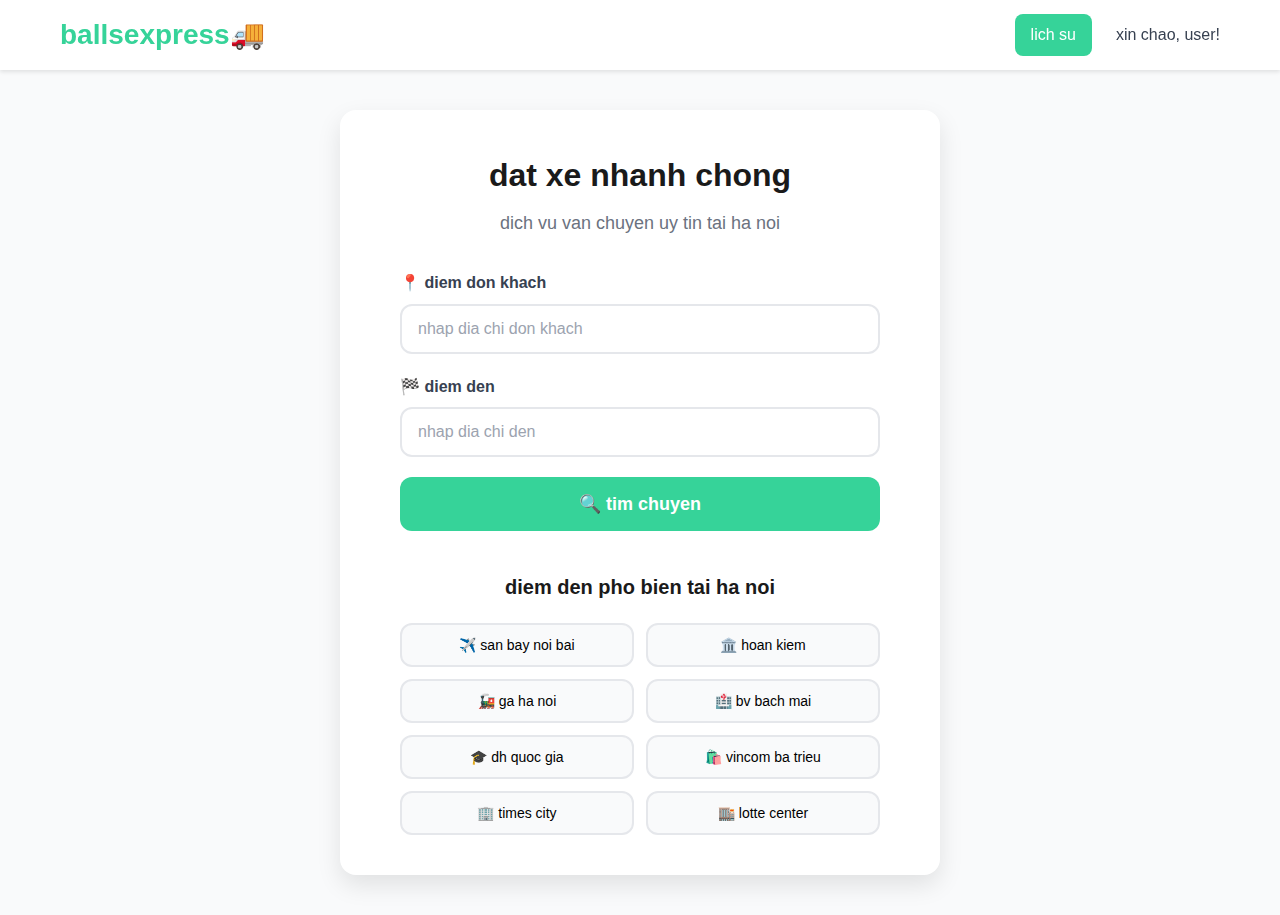
<file: transport.html>
<!DOCTYPE html>
<html lang="vi">
<head>
    <meta charset="UTF-8">
    <meta name="viewport" content="width=device-width, initial-scale=1.0">
    <title>BallsExpress🚚 - Dich vu van chuyen</title>
    <meta name="description" content="Dich vu van chuyen nhanh chong va an toan tai Ha Noi voi ballsexpress">
    <link rel="stylesheet" href="css/transport.css">
</head>
<body>
    <!-- phan dau trang -->
    <header class="header">
        <div class="header-container">
            <div class="company-name">
                <h1>ballsexpress🚚</h1>
            </div>
            <div class="header-right">
                <a href="#" class="history-btn" onclick="showHistory()">lich su</a>
                <span class="user-greeting">xin chao, <span id="username">user</span>!</span>
            </div>
        </div>
    </header>

    <!-- noi dung chinh -->
    <main class="main-content">
        <!-- form dat xe -->
        <section class="booking-section">
            <div class="container">
                <h2>dat xe nhanh chong</h2>
                <p>dich vu van chuyen uy tin tai ha noi</p>
                
                <form class="booking-form" onsubmit="searchVehicles(event)">
                    <div class="form-group">
                        <label for="pickup">📍 diem don khach</label>
                        <input type="text" id="pickup" placeholder="nhap dia chi don khach" required>
                    </div>
                    
                    <div class="form-group">
                        <label for="destination">🏁 diem den</label>
                        <input type="text" id="destination" placeholder="nhap dia chi den" required>
                    </div>
                    
                    <button type="submit" class="search-btn">🔍 tim chuyen</button>
                </form>
                
                <!-- diem den pho bien -->
                <div class="popular-destinations">
                    <h3>diem den pho bien tai ha noi</h3>
                    <div class="destinations-grid">
                        <button class="destination-btn" onclick="selectDestination('san bay noi bai')">
                            ✈️ san bay noi bai
                        </button>
                        <button class="destination-btn" onclick="selectDestination('hoan kiem')">
                            🏛️ hoan kiem
                        </button>
                        <button class="destination-btn" onclick="selectDestination('ga ha noi')">
                            🚂 ga ha noi
                        </button>
                        <button class="destination-btn" onclick="selectDestination('bv bach mai')">
                            🏥 bv bach mai
                        </button>
                        <button class="destination-btn" onclick="selectDestination('dh quoc gia')">
                            🎓 dh quoc gia
                        </button>
                        <button class="destination-btn" onclick="selectDestination('vincom ba trieu')">
                            🛍️ vincom ba trieu
                        </button>
                        <button class="destination-btn" onclick="selectDestination('times city')">
                            🏢 times city
                        </button>
                        <button class="destination-btn" onclick="selectDestination('lotte center')">
                            🏬 lotte center
                        </button>
                    </div>
                </div>
            </div>
        </section>
    </main>

    <!-- modal chon xe -->
    <div class="modal" id="vehicleModal">
        <div class="modal-content">
            <div class="modal-header">
                <h3>chon loai xe</h3>
                <span class="close" onclick="closeVehicleModal()">&times;</span>
            </div>
            <div class="trip-info">
                <div class="trip-route">
                    <span class="route-point">📍 <span id="pickupDisplay"></span></span>
                    <span class="route-arrow">→</span>
                    <span class="route-point">🏁 <span id="destinationDisplay"></span></span>
                </div>
                <div class="estimated-distance">
                    <span>khoang cach uoc tinh: <span id="estimatedDistance">5-8 km</span></span>
                </div>
            </div>
            <div class="vehicle-options">
                
                <div class="vehicle-card" onclick="selectVehicle('xe om', 35000, '🏍️')">
                    <div class="vehicle-icon">🏍️</div>
                    <div class="vehicle-info">
                        <h4>xe om</h4>
                        <p>linh hoat, di duong nho</p>
                        <div class="vehicle-price">35.000đ</div>
                    </div>
                </div>
                
                <div class="vehicle-card" onclick="selectVehicle('taxi 4 cho', 65000, '🚕')">
                    <div class="vehicle-icon">🚕</div>
                    <div class="vehicle-info">
                        <h4>taxi 4 cho</h4>
                        <p>thoai mai, an toan</p>
                        <div class="vehicle-price">65.000đ</div>
                    </div>
                </div>
                
                <div class="vehicle-card" onclick="selectVehicle('taxi 7 cho', 85000, '🚐')">
                    <div class="vehicle-icon">🚐</div>
                    <div class="vehicle-info">
                        <h4>taxi 7 cho</h4>
                        <p>rong rai, cho nhieu nguoi</p>
                        <div class="vehicle-price">85.000đ</div>
                    </div>
                </div>
            </div>
        </div>
    </div>

    <!-- modal tim tai xe -->
    <div class="modal" id="driverModal">
        <div class="modal-content">
            <div class="modal-header">
                <h3>dang tim tai xe</h3>
            </div>
            <div class="driver-search">
                <div class="selected-vehicle-info">
                    <div class="vehicle-display">
                        <span class="vehicle-icon-large" id="selectedVehicleIcon">🚕</span>
                        <div class="vehicle-details">
                            <h4 id="selectedVehicleName">taxi 4 cho</h4>
                            <p id="selectedVehiclePrice">65.000đ</p>
                        </div>
                    </div>
                </div>
                
                <div class="search-status">
                    <div class="search-animation">
                        <div class="spinner"></div>
                    </div>
                    <div class="search-text">
                        <h4 id="searchStatusText">dang tim tai xe gan ban...</h4>
                        <p id="searchStatusSubtext">vui long cho trong giay lat</p>
                    </div>
                </div>
                
                <div class="search-progress">
                    <div class="progress-bar">
                        <div class="progress-fill"></div>
                    </div>
                    <div class="progress-text">
                        <span id="progressText">tim kiem... 0%</span>
                    </div>
                </div>
                
                <button class="cancel-search-btn" onclick="cancelSearch()">huy tim kiem</button>
            </div>
            
            <!-- tim thay tai xe -->
            <div class="driver-found" id="driverFound" style="display: none;">
                <div class="driver-info">
                    <div class="driver-avatar">
                        <div class="avatar-circle">👨‍💼</div>
                    </div>
                    <div class="driver-details">
                        <h4 id="driverName">nguyen van a</h4>
                        <div class="driver-rating">
                            <span class="rating-stars">⭐⭐⭐⭐⭐</span>
                            <span class="rating-score">4.8 (127 danh gia)</span>
                        </div>
                        <div class="driver-vehicle">
                            <span id="driverVehicleInfo">honda city - 30a-12345</span>
                        </div>
                    </div>
                </div>
                
                <div class="trip-summary">
                    <div class="summary-row">
                        <span>khoang cach:</span>
                        <span id="tripDistance">6.2 km</span>
                    </div>
                    <div class="summary-row">
                        <span>thoi gian uoc tinh:</span>
                        <span id="tripDuration">12-15 phut</span>
                    </div>
                    <div class="summary-row">
                        <span>gia cuoc:</span>
                        <span id="tripPrice">65.000đ</span>
                    </div>
                </div>
                
                <div class="trip-actions">
                    <button class="confirm-trip-btn" onclick="confirmTrip()">xac nhan chuyen di</button>
                    <button class="cancel-trip-btn" onclick="cancelTrip()">huy chuyen</button>
                </div>
            </div>
        </div>
    </div>

    <!-- modal lich su don hang -->
    <div class="modal" id="historyModal">
        <div class="modal-content">
            <div class="modal-header">
                <h3>lich su chuyen di</h3>
                <span class="close" onclick="closeHistoryModal()">&times;</span>
            </div>
            <div class="history-content">
                <div class="history-list" id="historyList">
                    <!-- lich su se duoc tai o day -->
                </div>
            </div>
        </div>
    </div>

    <!-- modal thanh cong -->
    <div class="modal" id="successModal">
        <div class="modal-content">
            <div class="success-content">
                <div class="success-icon">✅</div>
                <h3>dat xe thanh cong!</h3>
                <p>chuyen di cua ban da duoc xac nhan. tai xe se lien he voi ban trong thoi gian som nhat.</p>
                <div class="trip-code">
                    <span>ma chuyen di: <strong id="tripCode">bex001</strong></span>
                </div>
                <button class="ok-btn" onclick="closeSuccessModal()">ok</button>
            </div>
        </div>
    </div>

    <script src="js/transport.js"></script>
</body>
</html>
</file>
<file: css/activity.css>
* {
  margin: 0;
  padding: 0;
  box-sizing: border-box;
}

body {
  font-family: 'Segoe UI', Tahoma, Geneva, Verdana, sans-serif;
  background: linear-gradient(135deg, #e8f8e8 0%, #f0fff0 30%, #e0ffe0 70%, #d8ffd8 100%);
  min-height: 100vh;
  color: #2d5a4f;
  overflow-x: hidden;
}

.header {
  background: linear-gradient(135deg, #ffffff 0%, #f8fff8 100%);
  padding: 20px;
  box-shadow: 0 4px 20px rgba(144, 238, 144, 0.2);
  border-bottom: 2px solid #90ee90;
  position: sticky;
  top: 0;
  z-index: 100;
}

.header-content {
  display: flex;
  align-items: center;
  justify-content: center;
  gap: 15px;
  max-width: 800px;
  margin: 0 auto;
}

.logo {
  font-size: 32px;
  color: #4caf50;
  text-shadow: 0 2px 4px rgba(76, 175, 80, 0.3);
}

.header h1 {
  font-size: 28px;
  font-weight: bold;
  color: #2d5a4f;
  letter-spacing: 1px;
}

/* thanh tim kiem */
.search-container {
  padding: 20px;
  max-width: 800px;
  margin: 0 auto;
}

.search-box {
  position: relative;
  display: flex;
  align-items: center;
  background: linear-gradient(135deg, #ffffff 0%, #f8fff8 100%);
  border: 2px solid #e8f5e8;
  border-radius: 25px;
  padding: 15px 20px;
  box-shadow: 0 4px 15px rgba(144, 238, 144, 0.15);
  transition: all 0.3s ease;
}

.search-box:hover {
  border-color: #90ee90;
  box-shadow: 0 6px 20px rgba(144, 238, 144, 0.25);
}

.search-box i {
  color: #90ee90;
  font-size: 18px;
  margin-right: 15px;
}

.search-box input {
  flex: 1;
  border: none;
  outline: none;
  background: transparent;
  color: #2d5a4f;
  font-size: 16px;
  font-weight: 500;
}

.search-box input::placeholder {
  color: #7caa7c;
}

/* trang thai */
.status-tabs {
  display: flex;
  justify-content: center;
  gap: 8px;
  padding: 20px;
  background: linear-gradient(135deg, #f8fff8 0%, #ffffff 100%);
  border-bottom: 1px solid #e8f5e8;
  flex-wrap: wrap;
}

.status-tab {
  display: flex;
  align-items: center;
  gap: 8px;
  padding: 12px 16px;
  border: 2px solid #e8f5e8;
  background: linear-gradient(135deg, #ffffff 0%, #f8fff8 100%);
  color: #5a8a7a;
  border-radius: 20px;
  cursor: pointer;
  font-size: 14px;
  font-weight: 600;
  transition: all 0.3s ease;
  position: relative;
  overflow: hidden;
}

.status-tab::before {
  content: '';
  position: absolute;
  top: 0;
  left: -100%;
  width: 100%;
  height: 100%;
  background: linear-gradient(90deg, transparent, rgba(144, 238, 144, 0.3), transparent);
  transition: left 0.5s ease;
}

.status-tab:hover::before {
  left: 100%;
}

.status-tab:hover {
  transform: scale(1.05);
  border-color: #90ee90;
  color: #2d5a4f;
}

.status-tab.active {
  background: linear-gradient(135deg, #90ee90 0%, #7cdd7c 100%);
  color: #2d5a4f;
  border-color: #7cdd7c;
  box-shadow: 0 4px 15px rgba(144, 238, 144, 0.4);
}

/* card hoat dong */
.activity-container {
  max-width: 800px;
  margin: 0 auto;
  padding: 20px;
}

.activity-feed {
  display: flex;
  flex-direction: column;
  gap: 15px;
}

/* track hoat dong */
.activity-item {
  background: linear-gradient(135deg, #ffffff 0%, #f8fff8 100%);
  border: 2px solid #e8f5e8;
  border-radius: 18px;
  padding: 20px;
  position: relative;
  box-shadow: 0 4px 15px rgba(144, 238, 144, 0.15);
  transition: all 0.3s ease;
  opacity: 0;
  transform: translateY(20px);
  animation: slideIn 0.6s ease forwards;
}

.activity-item::before {
  content: '';
  position: absolute;
  top: 0;
  left: 0;
  width: 4px;
  height: 100%;
  border-radius: 2px 0 0 2px;
}

.activity-item.placed::before {
  background: linear-gradient(180deg, #4caf50, #45a049);
}

.activity-item.shipped::before {
  background: linear-gradient(180deg, #2196f3, #1976d2);
}

.activity-item.out-for-delivery::before {
  background: linear-gradient(180deg, #ff9800, #f57c00);
}

.activity-item.delivered::before {
  background: linear-gradient(180deg, #4caf50, #2e7d32);
}

.activity-item.failed::before {
  background: linear-gradient(180deg, #f44336, #d32f2f);
}

.activity-item:hover {
  transform: scale(1.02);
  border-color: #90ee90;
  box-shadow: 0 8px 25px rgba(144, 238, 144, 0.25);
}

.activity-header {
  display: flex;
  justify-content: space-between;
  align-items: flex-start;
  margin-bottom: 15px;
}

.activity-info {
  flex: 1;
}

.activity-title {
  display: flex;
  align-items: center;
  gap: 10px;
  font-size: 16px;
  font-weight: 600;
  color: #2d5a4f;
  margin-bottom: 8px;
}

.activity-message {
  color: #5a8a7a;
  font-size: 14px;
  line-height: 1.4;
  margin-bottom: 10px;
}

.activity-details {
  display: flex;
  gap: 15px;
  flex-wrap: wrap;
  align-items: center;
}

.activity-timestamp {
  color: #7caa7c;
  font-size: 13px;
  font-weight: 500;
}

.activity-order {
  background: linear-gradient(135deg, #e8f5e8 0%, #f0fff0 100%);
  color: #2d5a4f;
  padding: 4px 12px;
  border-radius: 15px;
  font-size: 12px;
  font-weight: 600;
  border: 1px solid #e8f5e8;
}

.status-badge {
  display: flex;
  align-items: center;
  gap: 6px;
  padding: 8px 12px;
  border-radius: 15px;
  font-size: 12px;
  font-weight: 600;
  white-space: nowrap;
}

.status-badge.placed {
  background: linear-gradient(135deg, #e8f5e8 0%, #f0fff0 100%);
  color: #2d5a4f;
  border: 1px solid #4caf50;
}

.status-badge.shipped {
  background: linear-gradient(135deg, #e3f2fd 0%, #f0f8ff 100%);
  color: #1565c0;
  border: 1px solid #2196f3;
}

.status-badge.out-for-delivery {
  background: linear-gradient(135deg, #fff3e0 0%, #fff8f0 100%);
  color: #ef6c00;
  border: 1px solid #ff9800;
}

.status-badge.delivered {
  background: linear-gradient(135deg, #e8f5e8 0%, #f0fff0 100%);
  color: #2e7d32;
  border: 1px solid #4caf50;
}

.status-badge.failed {
  background: linear-gradient(135deg, #ffebee 0%, #fff5f5 100%);
  color: #c62828;
  border: 1px solid #f44336;
}

.load-more-container {
  text-align: center;
  margin: 30px 0;
}

.load-more-btn {
  display: inline-flex;
  align-items: center;
  gap: 8px;
  padding: 12px 24px;
  background: linear-gradient(135deg, #90ee90 0%, #7cdd7c 100%);
  color: #2d5a4f;
  border: 2px solid #7cdd7c;
  border-radius: 25px;
  font-size: 14px;
  font-weight: 600;
  cursor: pointer;
  transition: all 0.3s ease;
  box-shadow: 0 4px 15px rgba(144, 238, 144, 0.3);
}

.load-more-btn:hover {
  transform: scale(1.05);
  box-shadow: 0 6px 20px rgba(144, 238, 144, 0.5);
}

/* chuyen trang */
.pagination {
  display: flex;
  justify-content: center;
  align-items: center;
  gap: 20px;
  padding: 20px;
  margin: 20px 0;
}

.page-btn {
  display: flex;
  align-items: center;
  gap: 8px;
  padding: 10px 16px;
  background: linear-gradient(135deg, #ffffff 0%, #f8fff8 100%);
  border: 2px solid #e8f5e8;
  border-radius: 20px;
  color: #5a8a7a;
  cursor: pointer;
  font-size: 14px;
  font-weight: 600;
  transition: all 0.3s ease;
}

.page-btn:hover {
  background: linear-gradient(135deg, #90ee90 0%, #7cdd7c 100%);
  color: #2d5a4f;
  border-color: #7cdd7c;
  transform: scale(1.05);
}

.page-btn:disabled {
  opacity: 0.5;
  cursor: not-allowed;
  transform: none;
}

.page-info {
  color: #5a8a7a;
  font-weight: 600;
  font-size: 14px;
}

/* anim */
@keyframes slideIn {
  from {
    opacity: 0;
    transform: translateY(20px);
  }
  to {
    opacity: 1;
    transform: translateY(0);
  }
}
</file>
<file: css/msg.css>
body {
  font-family: 'Segoe UI', sans-serif;
  margin: 0;
  padding: 0;
  background: #f0fff5;
}

.header {
  background: #a3f1b6;
  padding: 20px;
  display: flex;
  align-items: center;
  gap: 15px;
  justify-content: center;
}

.logo {
  width: 40px;
  height: 40px;
}

.header h1 {
  font-size: 24px;
  font-weight: bold;
  color: #111;
}

.tabs {
  display: flex;
  justify-content: center;
  gap: 16px;
  margin: 20px 0;
}

.tab-btn {
  padding: 12px 24px;
  background: #eee;
  border: none;
  font-size: 16px;
  border-radius: 10px;
  cursor: pointer;
  transition: all 0.2s ease;
}

.tab-btn.active {
  background: #4caf50;
  color: white;
}

.tab-content {
  display: none;
  max-width: 700px;
  margin: 0 auto;
  padding: 10px;
}

.tab-content.active {
  display: block;
}

.message-card {
  background: #c9ffae;
  padding: 14px 16px;
  margin-bottom: 12px;
  border-radius: 10px;
  position: relative;
  box-shadow: 0 2px 5px rgba(0,0,0,0.05);
  display: flex;
  justify-content: space-between;
  align-items: center;
}

.message-card:hover {
  transition: 0.3s ease;
  background-color: #7df485;
}

.msg-menu-icon {
  width: 20px;
  cursor: pointer;
}

.msg-menu {
  position: absolute;
  top: 40px;
  right: 10px;
  background: white;
  border-radius: 8px;
  box-shadow: 0 4px 12px rgba(0,0,0,0.15);
  display: none;
  flex-direction: column;
  z-index: 99;
}

.msg-menu button {
  padding: 8px 12px;
  background: none;
  border: none;
  text-align: left;
  cursor: pointer;
  font-size: 14px;
}

.chat-popup {
  position: fixed;
  bottom: 20px;
  right: 20px;
  width: 360px;
  height: 440px;
  background: #ffffff;
  border-radius: 12px;
  box-shadow: 0 8px 16px rgba(0,0,0,0.2);
  display: none;
  flex-direction: column;
  overflow: hidden;
  z-index: 1000;
}

.chat-header {
  display: flex;
  align-items: center;
  padding: 12px;
  background: #e8f5e9;
  border-bottom: 1px solid #ccc;
}

.chat-header img {
  width: 30px;
  height: 30px;
  border-radius: 50%;
  margin-right: 10px;
}

.chat-name {
  font-weight: bold;
}

.chat-close {
  width: 20px;
  height: 20px;
  margin-left: auto;
  cursor: pointer;
  filter: grayscale(1) opacity(0.6);
  transition: filter 0.2s ease;
}

.chat-close:hover {
  filter: grayscale(0) opacity(1);
}

.chat-body {
  flex: 1;
  overflow-y: auto;
  padding: 10px;
  display: flex;
  flex-direction: column;
  gap: 8px;
  background: #f9f9f9;
}

.chat-msg {
  padding: 10px 14px;
  border-radius: 12px;
  max-width: 75%;
  font-size: 14px;
  line-height: 1.4;
}

.chat-msg.left {
  background: #ececec;
  align-self: flex-start;
}

.chat-msg.right {
  background: #d1e7dd;
  align-self: flex-end;
}

.chat-input-area {
  display: flex;
  border-top: 1px solid #ddd;
}

.chat-input-area img {
  width: 15px;
  height: 15px;
}

#chatInput {
  flex: 1;
  border: none;
  padding: 12px;
  font-size: 14px;
  outline: none;
}

#chatSend {
  background: #4caf50;
  border: none;
  color: white;
  padding: 0 20px;
  font-size: 18px;
  cursor: pointer;
}
</file>
<file: css/payment.css>
* {
  margin: 0;
  padding: 0;
  box-sizing: border-box;
}

body {
  font-family: 'Segoe UI', sans-serif;
  background: linear-gradient(to right, #d7ffd7, #7cfe7c);
  display: flex;
  justify-content: center;
  align-items: center;
  height: 900px;
  overflow: auto;
}

.rewards-card {
  background: white;
  border-radius: 20px;
  padding: 3rem;
  width: 1000px;
  max-width: 95%;
  box-shadow: 0 10px 40px rgba(0,0,0,0.1);
  text-align: center;
}

.rewards-card h1 {
  margin-bottom: 2rem;
  font-size: 32px;
  color: #222;
}

.points-line {
  display: flex;
  justify-content: space-between;
  margin-bottom: 1rem;
  font-size: 20px;
  color: #333;
}

.progress-container {
  background: #ddd;
  border-radius: 30px;
  height: 30px;
  width: 100%;
  margin-bottom: 2rem;
  overflow: hidden;
}

.progress-bar {
  background: linear-gradient(90deg, #00c853, #64dd17);
  height: 100%;
  width: 0%;
  border-radius: 30px;
  transition: width 0.4s ease;
}

.buttons {
  display: flex;
  justify-content: center;
  gap: 20px;
}

button {
  padding: 12px 20px;
  border: none;
  border-radius: 8px;
  font-size: 18px;
  font-weight: 600;
  cursor: pointer;
}

.add-btn {
  background-color: #28a745;
  color: white;
  height: 50px;
}

.reset-btn {
  background-color: #dc3545;
  color: white;
  height: 50px;
}

.voucher-btn {
  background-color: #007bff;
  color: white;
  padding: 12px 20px;
  font-size: 18px;
  font-weight: 600;
  border: none;
  border-radius: 8px;
  cursor: pointer;
  height: 50px;
}

.modal {
  position: fixed;
  top: 0;
  left: 0;
  width: 100%;
  height: 100%;
  background: rgba(0,0,0,0.6);
  display: none;
  justify-content: center;
  align-items: center;
  z-index: 1000;
}

.modal-content {
  background: white;
  padding: 2rem;
  border-radius: 12px;
  text-align: center;
  width: 400px;
  box-shadow: 0 5px 20px rgba(0,0,0,0.3);
}

.code-display {
  font-size: 28px;
  font-weight: bold;
  margin: 1rem 0;
  letter-spacing: 3px;
  color: #333;
}

.discount-info {
  font-size: 20px;
  margin-bottom: 1rem;
  color: #444;
}

.modal-actions {
  display: flex;
  justify-content: space-around;
  margin-top: 1rem;
}

.modal-actions button {
  padding: 10px 16px;
  border: none;
  border-radius: 6px;
  font-weight: bold;
  cursor: pointer;
  font-size: 16px;
}

.modal-actions button:first-child {
  background-color: #28a745;
  color: white;
}

.modal-actions button:last-child {
  background-color: #dc3545;
  color: white;
}

.buttons {
  display: flex;
  flex-wrap: wrap;
  justify-content: center;
  gap: 16px;
  margin-top: 1rem;
}

.voucher-btn {
  background-color: #007bff;
  color: white;
  padding: 12px 20px;
  font-size: 16px;
  border: none;
  border-radius: 6px;
  font-weight: 600;
  cursor: pointer;
}

.code-container {
  display: flex;
  justify-content: center;
  align-items: center;
  gap: 10px;
}

.copy-btn {
  width: 28px;
  height: 28px;
  cursor: pointer;
}

.ok-btn {
  width: 100%;
  background-color: #28a745;
  color: white;
  padding: 12px 0;
  font-size: 18px;
  margin-top: 1.5rem;
  border: none;
  border-radius: 6px;
  font-weight: bold;
  cursor: pointer;
}

.link-section {
  background: #fff;
  margin-top: 3rem;
  padding: 2rem;
  border-radius: 12px;
  width: 1000px;
  max-width: 95%;
  margin-left: auto;
  margin-right: auto;
  box-shadow: 0 5px 20px rgba(0, 0, 0, 0.08);
  text-align: center;
}

.link-section h2 {
  margin-bottom: 0.5rem;
}

.link-section p {
  color: #555;
  margin-bottom: 2rem;
}

.card-list {
  display: flex;
  flex-wrap: wrap;
  justify-content: center;
  gap: 1rem;
  margin-bottom: 1rem;
}

.link-card-btn-container {
  text-align: center;
  margin-top: 1rem;
}

.link-now-btn {
  padding: 12px 24px;
  font-size: 16px;
  font-weight: bold;
  background-color: #007bff;
  color: white;
  border: none;
  border-radius: 8px;
  cursor: pointer;
}

/* Reuse modal styles, and extend with form */
.form-card label {
  display: block;
  text-align: left;
  margin: 1rem 0 0.5rem;
  font-weight: 500;
}

.form-card input,
.form-card select {
  width: 100%;
  padding: 10px;
  border: 1px solid #ccc;
  border-radius: 6px;
  font-size: 16px;
}

.create-btn {
  background-color: #28a745;
  color: white;
  padding: 10px 20px;
  font-weight: bold;
  border: none;
  border-radius: 6px;
  cursor: pointer;
}

.cancel-btn {
  background-color: #dc3545;
  color: white;
  padding: 10px 20px;
  font-weight: bold;
  border: none;
  border-radius: 6px;
  cursor: pointer;
}

/* Card display box */
.user-card {
  background: #f1f5f9;
  border-radius: 10px;
  padding: 1rem 1.5rem;
  width: 280px;
  text-align: left;
  box-shadow: 0 2px 10px rgba(0,0,0,0.08);
}

.user-card h4 {
  margin: 0 0 0.5rem;
  color: #333;
}

.user-card p {
  color: #666;
}

.bank-logo {
  width: 40px;
  height: auto;
  margin-bottom: 0.5rem;
}

.main-wrapper {
  display: flex;
  justify-content: center;
  align-items: flex-start;
  gap: 2rem;
  flex-wrap: wrap;
  padding: 2rem 0;
}

.user-card.selected {
  border-color: #007bff;
  box-shadow: 0 0 0 3px rgba(0,123,255,0.3);
}

.user-card.locked {
  border: 2px solid gray !important;
  opacity: 0.6;
  pointer-events: none;
  position: relative;
}

.user-card {
  position: relative;
  padding: 16px;
  width: 220px;
  border: 2px solid #3b82f6;
  border-radius: 10px;
  background: #f9fbff;
  box-shadow: 0 2px 4px rgba(0,0,0,0.05);
}

.menu-icon {
  position: absolute;
  top: 8px;
  right: 8px;
  width: 18px;
  height: 18px;
  cursor: pointer;
  z-index: 2;
}

.menu-options {
  position: absolute;
  top: 36px;
  right: 8px;
  background: white;
  border: 1px solid #ccc;
  border-radius: 6px;
  box-shadow: 0 4px 10px rgba(0, 0, 0, 0.15);
  display: none;
  flex-direction: column;
  min-width: 100px;
  z-index: 3;
}

.menu-options div {
  padding: 8px 12px;
  cursor: pointer;
  transition: background 0.2s ease;
}

.menu-options div:hover {
  background: #f0f0f0;
}

.menu-options div:last-child {
  color: red; 
}

.payment-header {
  position: fixed;            
  top: 0;
  left: 0;
  right: 0;
  z-index: 1000;
  display: flex;
  justify-content: space-between;
  align-items: center;
  background: linear-gradient(to right, #7ddc7d, #5ada5a);
  padding: 10px 30px;
  height: 60px;
}

.logo-area {
  display: flex;
  align-items: center;
}

.site-logo {
  height: 40px;
  margin-right: 10px;
}

.site-name {
  font-size: 1.4rem;
  font-weight: bold;
  color: #0077cc;
}

.profile-info h2 {
  font-size: 1rem;
  font-weight: 500;
  margin: 0;
  color: #333;
}

body {
  padding-top: 70px;
}

.header-text {
  font-size: 24px;
  font-weight: 600;
  color: white;
}

button:hover {
  background-color: rgba(255, 255, 255, 0.692);
  color: black;
  transition: 0.3s ease;
}
</file>
<file: css/profile.css>
body {
  font-family: 'Segoe UI', sans-serif;
  margin: 0;
  padding: 0;
  background: #eaffea;
}

.profile-header {
  width: 100%;
  background: #d2fdd2;
  padding: 30px 40px;
  margin-bottom: 30px;
  box-sizing: border-box;
}

.profile-left {
  display: flex;
  align-items: center;
  gap: 20px;
}

.profile-avatar {
  width: 80px;
  height: 80px;
  border-radius: 50%;
  background: white;
  padding: 4px;
  object-fit: cover;
}

.profile-info h2 {
  margin: 0 0 6px;
}

.profile-info .badge,
.profile-info .phone-number {
  font-size: 14px;
  color: #333;
  margin: 2px 0;
}

.profile-container {
  max-width: 960px;
  margin: 0 auto 40px;
  padding: 0 20px;
}

.card-section {
  display: flex;
  gap: 20px;
  flex-wrap: wrap;
  justify-content: center;
}

.card {
  display: flex;
  align-items: center;
  background: white;
  border-radius: 12px;
  box-shadow: 0 4px 12px rgba(0, 0, 0, 0.1);
  padding: 16px 20px;
  max-width: 440px;
  flex: 1 1 300px;
  gap: 20px;
}

.card-icon {
  width: 80px;
  height: auto;
  border-radius: 8px;
}

.card-info {
  flex: 1;
}

.card-title {
  font-weight: bold;
  font-size: 16px;
  margin-bottom: 4px;
}

.card-sub {
  color: #555;
  font-size: 14px;
}

.card-btn {
  margin-top: 10px;
  padding: 8px 16px;
  background: #32cd32;
  border: none;
  border-radius: 8px;
  color: white;
  font-weight: bold;
  font-size: 14px;
  cursor: pointer;
  transition: background 0.2s ease;
}

.card-btn:hover {
  background: #28a428;
}

.favorites-section {
  margin: 40px auto;
  padding: 10px;
  background: #fff;
  border-radius: 12px;
  box-shadow: 0 4px 10px rgba(0,0,0,0.05);
}

.favorites-header {
  display: flex;
  justify-content: space-between;
  align-items: center;
  gap: 10px;
  padding: 0 10px;
  margin-bottom: 10px;
}

.favorites-header h2 {
  flex: 1;
  text-align: center;
  font-size: 20px;
  font-weight: bold;
}

.slide-btn {
  background: #eee;
  border: none;
  font-size: 24px;
  cursor: pointer;
  padding: 5px 10px;
  border-radius: 8px;
  transition: background 0.3s;
}

.slide-btn:hover {
  background: #ccc;
}

.favorites-section {
  max-width: 950px;
  margin: 30px auto;
  padding: 20px 0;
  background: #fff;
  border-radius: 12px;
  box-shadow: 0 4px 10px rgba(0, 0, 0, 0.05);
  position: relative;
  overflow: hidden;
}

.favorites-header {
  position: relative;
  text-align: center;
  margin-bottom: 10px;
}

.favorites-header h2 {
  font-size: 20px;
  font-weight: bold;
  margin: 0;
}

.slide-btn {
  background: #eee;
  border: none;
  font-size: 24px;
  cursor: pointer;
  padding: 6px 12px;
  border-radius: 8px;
  position: absolute;
  top: 50%;
  transform: translateY(-50%);
  transition: background 0.3s;
  z-index: 10;
}

.slide-btn:hover {
  background: #ccc;
}

.slide-btn.left {
  left: 10px;
}

.slide-btn.right {
  right: 10px;
}

.favorites-list {
  display: flex;
  gap: 15px;
  overflow-x: auto;
  scroll-behavior: smooth;
  padding: 10px 50px;
}

.favorite-card {
  flex: 0 0 160px;
  background: #fefefe;
  border-radius: 12px;
  text-align: center;
  box-shadow: 0 2px 8px rgba(0, 0, 0, 0.05);
  padding: 10px;
  transition: transform 0.2s;
}

.favorite-card:hover {
  transform: translateY(-4px);
}

.favorite-card img {
  width: 100%;
  height: 120px;
  object-fit: cover;
  border-radius: 8px;
}

.card-title {
  font-weight: bold;
  margin-top: 10px;
  font-size: 16px;
}

.card-desc {
  font-size: 13px;
  color: #666;
  margin-top: 4px;
}

.avatar-wrapper {
  position: relative;
  display: inline-block;
  width: 80px;
  height: 80px;
}

.profile-avatar {
  width: 80px;
  height: 80px;
  border-radius: 50%;
  object-fit: cover;
}

.edit-icon {
  position: absolute;
  bottom: 0;
  right: 0;
  cursor: pointer;
  width: 22px;
  height: 22px;
  border-radius: 50%;
  background: #fff;
  display: flex;
  align-items: center;
  justify-content: center;
  box-shadow: 0 0 4px rgba(0, 0, 0, 0.2);
  transform: translate(25%, 25%);
}

.edit-icon img {
  width: 14px;
  height: 14px;
}

.add-phone {
  background: #b4f38a;
  border: none;
  padding: 6px 12px;
  border-radius: 6px;
  cursor: pointer;
  font-size: 14px;
  color: #333;
}

.add-phone:hover {
  background-color: #afebaf;
  transition: 0.3s ease;
}

.phone-modal {
  position: fixed;
  top: 0;
  left: 0;
  width: 100%;
  height: 100%;
  background: rgba(0,0,0,0.5);
  display: none;
  align-items: center;
  justify-content: center;
  z-index: 999;
}

.modal-content {
  background: #fff;
  padding: 20px 25px;
  border-radius: 10px;
  text-align: center;
  max-width: 300px;
  width: 90%;
  box-shadow: 0 4px 10px rgba(0,0,0,0.2);
}

.modal-content input {
  width: 90%;
  padding: 8px;
  margin: 15px 0;
  font-size: 14px;
  border: 1px solid #ccc;
  border-radius: 6px;
}

.modal-actions {
  display: flex;
  justify-content: space-between;
  gap: 10px;
}

.modal-actions button {
  flex: 1;
  padding: 8px 10px;
  font-size: 14px;
  cursor: pointer;
  border-radius: 6px;
  border: none;
}

#savePhoneBtn {
  background: #4caf50;
  color: white;
}

#savePhoneBtn:hover {
  background: #27b927;
}

#cancelPhoneBtn {
  background: #ccc;
  transition: 0.3s ease;
}

#cancelPhoneBtn:hover {
  background: rgba(177, 177, 177, 0.251);
  transition: 0.3s ease;
}

.number-submit {
  width: 15px;
}
</file>
<file: css/delivery.css>
/* Reset va thiet lap co ban */
* {
    margin: 0;
    padding: 0;
    box-sizing: border-box;
}

body {
    font-family: 'Segoe UI', Tahoma, Geneva, Verdana, sans-serif;
    line-height: 1.6;
    color: #333;
    background-color: #f8fffe;
}

.container {
    max-width: 1200px;
    margin: 0 auto;
    padding: 0 20px;
}

/* Header */
.header {
    background: linear-gradient(135deg, #10b981, #059669);
    color: white;
    padding: 1rem 0;
    box-shadow: 0 2px 10px rgba(16, 185, 129, 0.3);
    position: fixed;
    width: 100%;
    top: 0;
    z-index: 1000;
}

.header .container {
    display: flex;
    justify-content: space-between;
    align-items: center;
}

.logo h1 {
    font-size: 1.8rem;
    font-weight: bold;
}

.nav {
    display: flex;
    gap: 2rem;
}

.nav a {
    color: white;
    text-decoration: none;
    padding: 0.5rem 1rem;
    border-radius: 5px;
    transition: background-color 0.3s;
}

.nav a:hover {
    background-color: rgba(255, 255, 255, 0.1);
}

/* Hero Section */
.hero {
    background: linear-gradient(135deg, #ecfdf5, #d1fae5);
    padding: 120px 0 80px;
    margin-top: 80px;
}

.hero .container {
    display: grid;
    grid-template-columns: 1fr 1fr;
    align-items: center;
    gap: 3rem;
}

.hero-content h2 {
    font-size: 3rem;
    color: #065f46;
    margin-bottom: 1rem;
    line-height: 1.2;
}

.hero-content p {
    font-size: 1.2rem;
    color: #047857;
    margin-bottom: 2rem;
}

.cta-button {
    background: linear-gradient(135deg, #10b981, #059669);
    color: white;
    padding: 1rem 2rem;
    font-size: 1.1rem;
    border: none;
    border-radius: 10px;
    cursor: pointer;
    transition: all 0.3s;
    box-shadow: 0 4px 15px rgba(16, 185, 129, 0.3);
}

.cta-button:hover {
    transform: translateY(-2px);
    box-shadow: 0 6px 20px rgba(16, 185, 129, 0.4);
}

.hero-image {
    text-align: center;
}

.delivery-icon {
    font-size: 8rem;
    animation: bounce 2s infinite;
}

@keyframes bounce {
    0%, 20%, 50%, 80%, 100% {
        transform: translateY(0);
    }
    40% {
        transform: translateY(-10px);
    }
    60% {
        transform: translateY(-5px);
    }
}

/* Services Section */
.services {
    padding: 80px 0;
    background: white;
}

.services h3 {
    text-align: center;
    font-size: 2.5rem;
    color: #065f46;
    margin-bottom: 3rem;
}

.service-grid {
    display: grid;
    grid-template-columns: repeat(auto-fit, minmax(300px, 1fr));
    gap: 2rem;
}

.service-card {
    background: linear-gradient(135deg, #f0fdf4, #dcfce7);
    padding: 2rem;
    border-radius: 15px;
    text-align: center;
    transition: transform 0.3s;
    border: 1px solid #bbf7d0;
}

.service-card:hover {
    transform: translateY(-5px);
    box-shadow: 0 10px 30px rgba(16, 185, 129, 0.1);
}

.service-icon {
    font-size: 3rem;
    margin-bottom: 1rem;
}

.service-card h4 {
    font-size: 1.3rem;
    color: #065f46;
    margin-bottom: 0.5rem;
}

.service-card p {
    color: #047857;
    font-size: 1rem;
    margin-bottom: 1.5rem;
}

.service-btn {
    background: linear-gradient(135deg, #10b981, #059669);
    color: white;
    padding: 0.75rem 1.5rem;
    border: none;
    border-radius: 8px;
    cursor: pointer;
    font-size: 1rem;
    transition: all 0.3s;
    width: 100%;
}

.service-btn:hover {
    transform: translateY(-2px);
    box-shadow: 0 4px 12px rgba(16, 185, 129, 0.4);
}

/* Modal Styles */
.modal {
    display: none;
    position: fixed;
    z-index: 2000;
    left: 0;
    top: 0;
    width: 100%;
    height: 100%;
    background-color: rgba(0, 0, 0, 0.5);
    backdrop-filter: blur(5px);
}

.modal-content {
    background-color: white;
    margin: 5% auto;
    padding: 0;
    border-radius: 15px;
    width: 90%;
    max-width: 600px;
    box-shadow: 0 20px 60px rgba(0, 0, 0, 0.3);
    animation: modalSlide 0.3s ease-out;
}

@keyframes modalSlide {
    from {
        transform: translateY(-50px);
        opacity: 0;
    }
    to {
        transform: translateY(0);
        opacity: 1;
    }
}

.modal-header {
    background: linear-gradient(135deg, #10b981, #059669);
    color: white;
    padding: 1.5rem;
    border-radius: 15px 15px 0 0;
    display: flex;
    justify-content: space-between;
    align-items: center;
}

.modal-header h3 {
    font-size: 1.5rem;
    margin: 0;
}

.close {
    color: white;
    font-size: 2rem;
    font-weight: bold;
    cursor: pointer;
    transition: color 0.3s;
}

.close:hover {
    color: #bbf7d0;
}

/* Booking Form */
.booking-form {
    padding: 2rem;
}

.form-step {
    display: none;
}

.form-step.active {
    display: block;
}

.form-step h4 {
    color: #065f46;
    margin-bottom: 1.5rem;
    font-size: 1.3rem;
}

.form-group {
    margin-bottom: 1.5rem;
}

.form-group label {
    display: block;
    color: #047857;
    font-weight: 500;
    margin-bottom: 0.5rem;
}

.form-group input,
.form-group select {
    width: 100%;
    padding: 0.75rem;
    border: 2px solid #d1fae5;
    border-radius: 8px;
    font-size: 1rem;
    transition: border-color 0.3s;
}

.form-group input:focus,
.form-group select:focus {
    outline: none;
    border-color: #10b981;
}

.form-buttons {
    display: flex;
    gap: 1rem;
    justify-content: flex-end;
    margin-top: 2rem;
}

.form-buttons button {
    padding: 0.75rem 1.5rem;
    border: none;
    border-radius: 8px;
    font-size: 1rem;
    cursor: pointer;
    transition: all 0.3s;
}

.form-buttons button[type="button"] {
    background: #e5e7eb;
    color: #374151;
}

.form-buttons button[type="button"]:hover {
    background: #d1d5db;
}

.form-buttons button[type="submit"],
.form-buttons button:not([type="button"]) {
    background: linear-gradient(135deg, #10b981, #059669);
    color: white;
}

.form-buttons button[type="submit"]:hover,
.form-buttons button:not([type="button"]):hover {
    transform: translateY(-1px);
    box-shadow: 0 4px 12px rgba(16, 185, 129, 0.3);
}

/* Custom Button Styles */
.next-btn {
    background: linear-gradient(135deg, #10b981, #059669) !important;
    color: white !important;
    padding: 0.75rem 1.5rem;
    border: none;
    border-radius: 8px;
    cursor: pointer;
    font-size: 1rem;
    font-weight: 500;
    transition: all 0.3s;
}

.next-btn:hover {
    background: linear-gradient(135deg, #059669, #047857) !important;
    transform: translateY(-1px);
    box-shadow: 0 4px 12px rgba(16, 185, 129, 0.4);
}

.prev-btn {
    background: #e5e7eb !important;
    color: #374151 !important;
    padding: 0.75rem 1.5rem;
    border: none;
    border-radius: 8px;
    cursor: pointer;
    font-size: 1rem;
    font-weight: 500;
    transition: all 0.3s;
}

.prev-btn:hover {
    background: #d1d5db !important;
    transform: translateY(-1px);
}

/* Theo doi button styling */
.nav a {
    color: white;
    text-decoration: none;
    padding: 0.5rem 1rem;
    border-radius: 5px;
    transition: all 0.3s;
    font-weight: 500;
    background: rgba(255, 255, 255, 0.1);
    border: 1px solid rgba(255, 255, 255, 0.2);
}

.nav a:hover {
    background: rgba(255, 255, 255, 0.2);
    transform: translateY(-1px);
    box-shadow: 0 2px 8px rgba(0, 0, 0, 0.1);
}

/* Pricing Summary */
.pricing-summary {
    background: #f0fdf4;
    padding: 1.5rem;
    border-radius: 10px;
    margin-bottom: 2rem;
    border: 1px solid #bbf7d0;
}

.price-item {
    display: flex;
    justify-content: space-between;
    padding: 0.5rem 0;
    border-bottom: 1px solid #dcfce7;
}

.price-item:last-child {
    border-bottom: none;
}

.price-item.total {
    font-weight: bold;
    font-size: 1.2rem;
    color: #065f46;
    margin-top: 1rem;
    padding-top: 1rem;
    border-top: 2px solid #10b981;
}

/* Payment Options */
.payment-options {
    display: grid;
    gap: 1rem;
}

.payment-option {
    display: flex;
    align-items: center;
    gap: 0.5rem;
    padding: 1rem;
    border: 2px solid #d1fae5;
    border-radius: 8px;
    cursor: pointer;
    transition: all 0.3s;
}

.payment-option:hover {
    border-color: #10b981;
    background: #f0fdf4;
}

.payment-option input[type="radio"] {
    width: auto;
}

.payment-option input[type="radio"]:checked + span {
    color: #065f46;
    font-weight: 500;
}

/* Voucher Section */
.voucher-section {
    background: #f0fdf4;
    padding: 1.5rem;
    border-radius: 10px;
    margin-top: 1rem;
    border: 1px solid #bbf7d0;
}

.voucher-section .form-group {
    margin-bottom: 1rem;
}

.voucher-section input {
    width: calc(100% - 100px);
    display: inline-block;
}

.voucher-section button {
    width: 90px;
    margin-left: 10px;
    padding: 0.75rem;
    background: linear-gradient(135deg, #10b981, #059669);
    color: white;
    border: none;
    border-radius: 8px;
    cursor: pointer;
}

.demo-vouchers {
    margin-top: 1rem;
}

.demo-vouchers p {
    margin-bottom: 0.5rem;
    color: #047857;
    font-weight: 500;
}

.voucher-code {
    display: inline-block;
    background: #10b981;
    color: white;
    padding: 0.25rem 0.5rem;
    border-radius: 5px;
    margin-right: 0.5rem;
    cursor: pointer;
    font-size: 0.9rem;
    transition: background-color 0.3s;
}

.voucher-code:hover {
    background: #059669;
}

/* Success Modal */
.success-content {
    padding: 2rem;
    text-align: center;
}

.success-icon {
    font-size: 4rem;
    margin-bottom: 1rem;
}

.success-content h4 {
    color: #065f46;
    margin-bottom: 1rem;
}

.success-content p {
    color: #047857;
    margin-bottom: 1rem;
}

.success-content button {
    background: linear-gradient(135deg, #10b981, #059669);
    color: white;
    padding: 1rem 2rem;
    border: none;
    border-radius: 8px;
    cursor: pointer;
    font-size: 1rem;
    margin-top: 1rem;
}

/* Order Status */
.order-status {
    display: flex;
    justify-content: space-between;
    align-items: center;
    margin: 2rem 0;
    padding: 1rem;
    background: #f0fdf4;
    border-radius: 10px;
}

.status-item {
    display: flex;
    flex-direction: column;
    align-items: center;
    gap: 0.5rem;
    opacity: 0.5;
    transition: opacity 0.3s;
}

.status-item.active {
    opacity: 1;
}

.status-dot {
    width: 20px;
    height: 20px;
    border-radius: 50%;
    background: #d1d5db;
    border: 3px solid #d1d5db;
    transition: all 0.3s;
}

.status-item.active .status-dot {
    background: #10b981;
    border-color: #10b981;
}

.status-item span:last-child {
    font-size: 0.8rem;
    color: #047857;
}

/* Tracking */
.tracking-content {
    padding: 2rem;
}

.tracking-input {
    display: flex;
    gap: 1rem;
    margin-bottom: 2rem;
}

.tracking-input input {
    flex: 1;
    padding: 0.75rem;
    border: 2px solid #d1fae5;
    border-radius: 8px;
    font-size: 1rem;
}

.tracking-input button {
    padding: 0.75rem 1.5rem;
    background: linear-gradient(135deg, #10b981, #059669);
    color: white;
    border: none;
    border-radius: 8px;
    cursor: pointer;
    font-size: 1rem;
}

.tracking-result {
    background: #f0fdf4;
    padding: 1.5rem;
    border-radius: 10px;
    border: 1px solid #bbf7d0;
    display: none;
}

.tracking-map {
    width: 100%;
    height: 300px;
    background: linear-gradient(135deg, #ecfdf5, #d1fae5);
    border-radius: 10px;
    display: flex;
    align-items: center;
    justify-content: center;
    margin-bottom: 1rem;
    border: 2px dashed #10b981;
}

.map-placeholder {
    color: #047857;
    font-size: 1.2rem;
    text-align: center;
}

.driver-info {
    background: white;
    padding: 1rem;
    border-radius: 8px;
    margin-bottom: 1rem;
    border: 1px solid #d1fae5;
}

.driver-info h4 {
    color: #065f46;
    margin-bottom: 0.5rem;
}

.driver-info p {
    color: #047857;
    margin-bottom: 0.25rem;
}

.eta-info {
    background: #10b981;
    color: white;
    padding: 1rem;
    border-radius: 8px;
    text-align: center;
}

.eta-info h4 {
    margin-bottom: 0.5rem;
}

/* Responsive Design */
@media (max-width: 768px) {
    .hero .container {
        grid-template-columns: 1fr;
        text-align: center;
    }
    
    .hero-content h2 {
        font-size: 2rem;
    }
    
    .service-grid {
        grid-template-columns: 1fr;
    }
    
    .modal-content {
        width: 95%;
        margin: 10% auto;
    }
    
    .form-buttons {
        flex-direction: column;
    }
    
    .nav {
        flex-direction: column;
        gap: 0.5rem;
    }
    
    .header .container {
        flex-direction: column;
        gap: 1rem;
    }
    
    .order-status {
        flex-wrap: wrap;
        gap: 1rem;
    }
    
    .voucher-section input {
        width: 100%;
        margin-bottom: 0.5rem;
    }
    
    .voucher-section button {
        width: 100%;
        margin-left: 0;
    }
}

/* Animation cho cac phan tu */
.fade-in {
    animation: fadeIn 0.5s ease-in;
}

@keyframes fadeIn {
    from {
        opacity: 0;
        transform: translateY(20px);
    }
    to {
        opacity: 1;
        transform: translateY(0);
    }
}

/* Hover effects */
.service-card,
.payment-option,
.voucher-code {
    transition: all 0.3s ease;
}

/* Loading state */
.loading {
    opacity: 0.7;
    pointer-events: none;
}

.loading::after {
    content: "Dang xu ly...";
    position: absolute;
    top: 50%;
    left: 50%;
    transform: translate(-50%, -50%);
    background: rgba(16, 185, 129, 0.9);
    color: white;
    padding: 1rem;
    border-radius: 8px;
}

.modal-content {
    max-height: 90vh;
    overflow-y: auto;
}

.form-group button {
    margin-top: 20px;
}
</file>
<file: css/tour.css>
/* Reset and Base Styles */
* {
    margin: 0;
    padding: 0;
    box-sizing: border-box;
}

body {
    font-family: -apple-system, BlinkMacSystemFont, 'Segoe UI', Roboto, sans-serif;
    line-height: 1.6;
    color: #1a1a1a;
    background-color: #f9fafb;
}

.container {
    max-width: 1200px;
    margin: 0 auto;
    padding: 0 20px;
}

/* Navigation */
.nav {
    background: white;
    box-shadow: 0 2px 4px rgba(0,0,0,0.1);
    position: sticky;
    top: 0;
    z-index: 100;
}

.nav-container {
    max-width: 1200px;
    margin: 0 auto;
    padding: 0 20px;
    display: flex;
    justify-content: space-between;
    align-items: center;
    height: 64px;
}

.nav-brand h1 {
    font-size: 24px;
    font-weight: bold;
    color: hsl(158, 64%, 52%);
    cursor: pointer;
}

.nav-menu {
    display: flex;
    align-items: center;
    gap: 32px;
}

.nav-link {
    color: #374151;
    text-decoration: none;
    transition: color 0.3s;
}

.nav-link:hover {
    color: hsl(158, 64%, 52%);
}

.nav-toggle {
    display: none;
    background: none;
    border: none;
    font-size: 20px;
    cursor: pointer;
}

.mobile-menu {
    display: none;
    background: white;
    border-top: 1px solid #e5e7eb;
    padding: 16px 20px;
}

.mobile-link {
    display: block;
    padding: 8px 12px;
    color: #374151;
    text-decoration: none;
}

.mobile-link:hover {
    color: hsl(158, 64%, 52%);
}

/* Hero Section */
.hero {
    background: linear-gradient(135deg, hsl(158, 64%, 52%) 0%, hsl(158, 64%, 45%) 100%);
    color: white;
    padding: 80px 0;
    text-align: center;
}

.hero-container {
    max-width: 1200px;
    margin: 0 auto;
    padding: 0 20px;
}

.hero-title {
    font-size: clamp(32px, 5vw, 64px);
    font-weight: bold;
    margin-bottom: 24px;
}

.hero-subtitle {
    font-size: 20px;
    margin-bottom: 32px;
    opacity: 0.9;
}

.search-box {
    background: white;
    border-radius: 16px;
    box-shadow: 0 10px 25px rgba(0,0,0,0.15);
    padding: 24px;
    max-width: 800px;
    margin: 0 auto;
}

.search-grid {
    display: grid;
    grid-template-columns: repeat(auto-fit, minmax(180px, 1fr));
    gap: 16px;
    margin-bottom: 24px;
}

.search-field label {
    display: block;
    font-weight: 500;
    color: #374151;
    margin-bottom: 8px;
    font-size: 14px;
}

.search-field input,
.search-field select {
    width: 100%;
    padding: 10px 12px;
    border: 1px solid #d1d5db;
    border-radius: 8px;
    font-size: 14px;
    color: #1a1a1a;
}

.search-field input:focus,
.search-field select:focus {
    outline: none;
    border-color: hsl(158, 64%, 52%);
}

.search-btn {
    background: hsl(158, 64%, 52%);
    color: white;
    border: none;
    padding: 12px 24px;
    border-radius: 8px;
    font-weight: 600;
    cursor: pointer;
    transition: background 0.3s;
}

.search-btn:hover {
    background: hsl(158, 64%, 45%);
}

/* Main Content */
.main-content {
    max-width: 1200px;
    margin: 0 auto;
    padding: 32px 20px;
    display: grid;
    grid-template-columns: 300px 1fr;
    gap: 32px;
}

/* Filter Sidebar */
.filter-sidebar {
    background: white;
    border-radius: 12px;
    box-shadow: 0 2px 8px rgba(0,0,0,0.1);
    padding: 24px;
    height: fit-content;
    position: sticky;
    top: 96px;
}

.filter-sidebar h3 {
    font-size: 18px;
    font-weight: 600;
    margin-bottom: 24px;
    color: #1a1a1a;
}

.filter-group {
    margin-bottom: 24px;
}

.filter-group h4 {
    font-weight: 500;
    margin-bottom: 12px;
    color: #1a1a1a;
}

.filter-group label {
    display: block;
    margin-bottom: 8px;
    cursor: pointer;
}

.filter-group input {
    margin-right: 8px;
}

.type-buttons {
    display: grid;
    grid-template-columns: 1fr 1fr;
    gap: 8px;
}

.type-btn {
    padding: 8px 12px;
    border: 1px solid #d1d5db;
    border-radius: 8px;
    background: white;
    cursor: pointer;
    font-size: 12px;
    transition: all 0.3s;
}

.type-btn:hover,
.type-btn.active {
    border-color: hsl(158, 64%, 52%);
    background: hsl(158, 64%, 95%);
}

.apply-filters-btn {
    width: 100%;
    background: hsl(158, 64%, 52%);
    color: white;
    border: none;
    padding: 10px;
    border-radius: 8px;
    font-weight: 500;
    cursor: pointer;
    transition: background 0.3s;
}

.apply-filters-btn:hover {
    background: hsl(158, 64%, 45%);
}

/* Tours Section */
.tours-section {
    background: white;
    border-radius: 12px;
    box-shadow: 0 2px 8px rgba(0,0,0,0.1);
    padding: 24px;
}

.tours-section h2 {
    font-size: 24px;
    font-weight: bold;
    margin-bottom: 24px;
    color: #1a1a1a;
}

.tours-grid {
    display: grid;
    grid-template-columns: repeat(auto-fill, minmax(250px, 1fr));
    gap: 24px;
}

/* Tour Card */
.tour-card {
    background: white;
    border-radius: 12px;
    box-shadow: 0 2px 8px rgba(0,0,0,0.1);
    overflow: hidden;
    transition: all 0.3s;
    cursor: pointer;
}

.tour-card:hover {
    transform: translateY(-4px);
    box-shadow: 0 8px 25px rgba(0,0,0,0.15);
}

.tour-image {
    position: relative;
    height: 192px;
    overflow: hidden;
}

.tour-image img {
    width: 100%;
    height: 100%;
    object-fit: cover;
}

.tour-type-badge {
    position: absolute;
    top: 8px;
    right: 8px;
    background: white;
    padding: 4px 8px;
    border-radius: 16px;
    font-size: 12px;
    font-weight: 500;
}

.tour-content {
    padding: 16px;
}

.tour-name {
    font-weight: 600;
    margin-bottom: 4px;
    color: #1a1a1a;
}

.tour-location {
    font-size: 14px;
    color: #6b7280;
    margin-bottom: 8px;
}

.tour-rating {
    display: flex;
    align-items: center;
    margin-bottom: 12px;
    font-size: 14px;
    color: #6b7280;
}

.tour-price-section {
    display: flex;
    justify-content: space-between;
    align-items: center;
}

.tour-price {
    font-weight: bold;
    color: hsl(158, 64%, 52%);
    font-size: 18px;
}

.book-btn {
    background: hsl(158, 64%, 52%);
    color: white;
    border: none;
    padding: 6px 12px;
    border-radius: 6px;
    font-size: 14px;
    cursor: pointer;
    transition: background 0.3s;
}

.book-btn:hover {
    background: hsl(158, 64%, 45%);
}

/* Modal Styles */
.modal {
    display: none;
    position: fixed;
    z-index: 1000;
    left: 0;
    top: 0;
    width: 100%;
    height: 100%;
    background-color: rgba(0,0,0,0.5);
}

.modal-content {
    background-color: white;
    margin: 2% auto;
    padding: 24px;
    border-radius: 12px;
    width: 90%;
    max-width: 600px;
    max-height: 90vh;
    overflow-y: auto;
    position: relative;
}

.close {
    position: absolute;
    top: 16px;
    right: 24px;
    font-size: 28px;
    font-weight: bold;
    cursor: pointer;
    color: #6b7280;
}

.close:hover {
    color: #1a1a1a;
}

/* Booking Form */
.booking-tour-info {
    display: flex;
    align-items: center;
    gap: 16px;
    background: #f9fafb;
    padding: 16px;
    border-radius: 8px;
    margin-bottom: 24px;
}

.booking-tour-info img {
    width: 64px;
    height: 64px;
    object-fit: cover;
    border-radius: 8px;
}

.booking-form {
    display: flex;
    flex-direction: column;
    gap: 16px;
}

.form-grid {
    display: grid;
    grid-template-columns: 1fr 1fr;
    gap: 16px;
}

.form-field {
    display: flex;
    flex-direction: column;
}

.form-field label {
    font-weight: 500;
    margin-bottom: 4px;
    color: #374151;
}

.form-field input,
.form-field select,
.form-field textarea {
    padding: 10px 12px;
    border: 1px solid #d1d5db;
    border-radius: 6px;
    font-size: 14px;
}

.form-field input:focus,
.form-field select:focus,
.form-field textarea:focus {
    outline: none;
    border-color: hsl(158, 64%, 52%);
}

.payment-section {
    margin: 16px 0;
}

.payment-options {
    display: flex;
    flex-direction: column;
    gap: 8px;
    margin-top: 8px;
}

.payment-option {
    display: flex;
    align-items: center;
    padding: 12px;
    border: 1px solid #d1d5db;
    border-radius: 8px;
    cursor: pointer;
    transition: border-color 0.3s;
}

.payment-option:hover {
    border-color: hsl(158, 64%, 52%);
}

.payment-option input {
    margin-right: 8px;
}

.terms-section {
    margin: 16px 0;
}

.terms-section label {
    display: flex;
    align-items: center;
    font-size: 14px;
}

.terms-section input {
    margin-right: 8px;
}

.terms-section a {
    color: hsl(158, 64%, 52%);
    text-decoration: none;
}

.terms-section a:hover {
    text-decoration: underline;
}

.total-price {
    background: hsl(158, 64%, 95%);
    padding: 16px;
    border-radius: 8px;
    display: flex;
    justify-content: space-between;
    align-items: center;
    font-weight: 600;
    margin: 16px 0;
}

.total-price .price {
    font-size: 24px;
    color: hsl(158, 64%, 52%);
}

.form-actions {
    display: flex;
    gap: 16px;
    margin-top: 16px;
}

.btn-primary,
.btn-secondary {
    flex: 1;
    padding: 12px;
    border-radius: 8px;
    font-weight: 500;
    cursor: pointer;
    transition: all 0.3s;
}

.btn-primary {
    background: hsl(158, 64%, 52%);
    color: white;
    border: none;
}

.btn-primary:hover {
    background: hsl(158, 64%, 45%);
}

.btn-secondary {
    background: white;
    color: #374151;
    border: 1px solid #d1d5db;
}

.btn-secondary:hover {
    background: #f9fafb;
}

/* My Tours Section */
.my-tours-section {
    max-width: 1200px;
    margin: 0 auto;
    padding: 32px 20px;
}

.my-tours-section h1 {
    font-size: 32px;
    font-weight: bold;
    margin-bottom: 8px;
    color: #1a1a1a;
}

.my-tours-section p {
    color: #6b7280;
    margin-bottom: 32px;
}

.my-tours-list {
    display: flex;
    flex-direction: column;
    gap: 24px;
}

.my-tour-card {
    background: white;
    border-radius: 12px;
    box-shadow: 0 2px 8px rgba(0,0,0,0.1);
    padding: 24px;
}

.my-tour-content {
    display: flex;
    gap: 24px;
    margin-bottom: 16px;
}

.my-tour-image {
    width: 192px;
    height: 96px;
    object-fit: cover;
    border-radius: 8px;
    flex-shrink: 0;
}

.my-tour-details {
    flex: 1;
}

.my-tour-header {
    display: flex;
    justify-content: space-between;
    align-items: center;
    margin-bottom: 8px;
}

.my-tour-name {
    font-size: 20px;
    font-weight: 600;
    color: #1a1a1a;
}

.status-badge {
    padding: 4px 12px;
    border-radius: 16px;
    font-size: 12px;
    font-weight: 500;
}

.status-confirmed {
    background: #dcfce7;
    color: #166534;
}

.status-pending {
    background: #fef3c7;
    color: #92400e;
}

.my-tour-location {
    color: #6b7280;
    margin-bottom: 12px;
}

.my-tour-info-grid {
    display: grid;
    grid-template-columns: repeat(auto-fit, minmax(150px, 1fr));
    gap: 16px;
    font-size: 14px;
}

.info-item {
    display: flex;
    align-items: center;
    gap: 8px;
}

.info-label {
    font-weight: 500;
    color: #374151;
}

.info-value {
    color: #6b7280;
}

.my-tour-price {
    width: 128px;
    text-align: right;
    flex-shrink: 0;
}

.price-amount {
    font-size: 24px;
    font-weight: bold;
    color: hsl(158, 64%, 52%);
}

.price-label {
    font-size: 14px;
    color: #6b7280;
    margin-top: 4px;
}

.my-tour-footer {
    border-top: 1px solid #e5e7eb;
    padding-top: 16px;
    display: flex;
    justify-content: space-between;
    align-items: center;
}

.tour-status {
    display: flex;
    align-items: center;
    gap: 4px;
    font-size: 14px;
    color: #6b7280;
}

.tour-actions {
    display: flex;
    gap: 16px;
}

.tour-actions button {
    background: none;
    border: none;
    font-size: 14px;
    color: hsl(158, 64%, 52%);
    cursor: pointer;
    text-decoration: underline;
}

.tour-actions button:hover {
    color: hsl(158, 64%, 45%);
}

/* Footer */
.footer {
    background: #1f2937;
    color: white;
    margin-top: 64px;
}

.footer-container {
    max-width: 1200px;
    margin: 0 auto;
    padding: 48px 20px;
}

.footer-grid {
    display: grid;
    grid-template-columns: repeat(auto-fit, minmax(250px, 1fr));
    gap: 32px;
    margin-bottom: 32px;
}

.footer-section h3 {
    font-size: 24px;
    font-weight: bold;
    margin-bottom: 16px;
}

.footer-section h4 {
    font-weight: 600;
    margin-bottom: 16px;
}

.footer-section p {
    color: #9ca3af;
    line-height: 1.6;
}

.footer-section ul {
    list-style: none;
}

.footer-section ul li {
    margin-bottom: 8px;
}

.footer-section a {
    color: #9ca3af;
    text-decoration: none;
    transition: color 0.3s;
}

.footer-section a:hover {
    color: white;
}

.contact-info p {
    margin-bottom: 8px;
}

.footer-bottom {
    border-top: 1px solid #374151;
    padding-top: 32px;
    text-align: center;
    color: #9ca3af;
}

/* Loading and Empty States */
.loading {
    text-align: center;
    padding: 40px;
    color: #6b7280;
}

.empty-state {
    text-align: center;
    padding: 60px 20px;
    color: #6b7280;
}

.empty-state h3 {
    font-size: 18px;
    margin-bottom: 8px;
}

/* Responsive Design */
@media (max-width: 768px) {
    .nav-menu .nav-link {
        display: none;
    }
    
    .nav-toggle {
        display: block;
    }
    
    .mobile-menu.show {
        display: block;
    }
    
    .main-content {
        grid-template-columns: 1fr;
        gap: 24px;
    }
    
    .filter-sidebar {
        position: static;
    }
    
    .search-grid {
        grid-template-columns: 1fr;
    }
    
    .form-grid {
        grid-template-columns: 1fr;
    }
    
    .my-tour-content {
        flex-direction: column;
    }
    
    .my-tour-image {
        width: 100%;
        height: 128px;
    }
    
    .my-tour-info-grid {
        grid-template-columns: 1fr 1fr;
    }
    
    .my-tour-footer {
        flex-direction: column;
        gap: 12px;
        align-items: flex-start;
    }
    
    .modal-content {
        width: 95%;
        margin: 5% auto;
        padding: 16px;
    }
}

@media (max-width: 480px) {
    .hero-title {
        font-size: 32px;
    }
    
    .hero-subtitle {
        font-size: 16px;
    }
    
    .tours-grid {
        grid-template-columns: 1fr;
    }
    
    .my-tour-info-grid {
        grid-template-columns: 1fr;
    }
    
    .form-actions {
        flex-direction: column;
    }
}

.footer {
  background-color: #1e1e1e;
  color: #f0f0f0;
  padding: 40px 20px 20px;
  font-family: Arial, sans-serif;
  height: 450px;
}

.footer-container {
  display: grid;
  grid-template-columns: repeat(auto-fit, minmax(220px, 1fr));
  gap: 30px;
  max-width: 1200px;
  margin: auto;
}

.footer h2, .footer h3 {
  color: #8be28b;
}

.footer-about p,
.footer-contact p,
.footer-links ul {
  font-size: 14px;
  line-height: 1.6;
}

.footer-links ul {
  list-style: none;
  padding: 0;
}

.footer-links ul li {
  margin-bottom: 8px;
}

.footer-links ul li a {
  color: #f0f0f0;
  text-decoration: none;
  transition: color 0.3s;
}

.footer-links ul li a:hover {
  color: #8be28b;
}

.footer-contact p {
  margin: 6px 0;
}

.footer-social .social-icons {
  display: flex;
  gap: 10px;
  margin-top: 10px;
}

.footer-social img {
  width: 24px;
  height: 24px;
  transition: transform 0.3s;
}

.footer-social img:hover {
  transform: scale(1.1);
}

.footer-bottom {
  border-top: 1px solid #444;
  text-align: center;
  margin-top: 30px;
  padding-top: 15px;
  font-size: 13px;
  color: #aaa;
}
</file>
<file: css/transport.css>
/* reset va phong cach co ban */
* {
    margin: 0;
    padding: 0;
    box-sizing: border-box;
}

body {
    font-family: -apple-system, BlinkMacSystemFont, 'Segoe UI', Roboto, sans-serif;
    line-height: 1.6;
    color: #1a1a1a;
    background-color: #f9fafb;
}

/* khung chua */
.container {
    max-width: 1200px;
    margin: 0 auto;
    padding: 0 20px;
}

/* phan dau trang */
.header {
    background: white;
    box-shadow: 0 2px 4px rgba(0,0,0,0.1);
    position: sticky;
    top: 0;
    z-index: 100;
}

.header-container {
    max-width: 1200px;
    margin: 0 auto;
    padding: 0 20px;
    display: flex;
    justify-content: space-between;
    align-items: center;
    height: 70px;
}

.company-name h1 {
    font-size: 28px;
    font-weight: bold;
    color: hsl(158, 64%, 52%);
    cursor: pointer;
}

.header-right {
    display: flex;
    align-items: center;
    gap: 24px;
}

.history-btn {
    background: hsl(158, 64%, 52%);
    color: white;
    text-decoration: none;
    padding: 8px 16px;
    border-radius: 8px;
    font-weight: 500;
    transition: background 0.3s;
}

.history-btn:hover {
    background: hsl(158, 64%, 45%);
}

.user-greeting {
    font-size: 16px;
    color: #374151;
    font-weight: 500;
}

/* noi dung chinh */
.main-content {
    min-height: calc(100vh - 70px);
    display: flex;
    align-items: center;
    justify-content: center;
    padding: 40px 0;
}

.booking-section {
    width: 100%;
    max-width: 600px;
    background: white;
    border-radius: 16px;
    box-shadow: 0 10px 25px rgba(0,0,0,0.1);
    padding: 40px;
    text-align: center;
}

.booking-section h2 {
    font-size: 32px;
    font-weight: bold;
    color: #1a1a1a;
    margin-bottom: 8px;
}

.booking-section p {
    font-size: 18px;
    color: #6b7280;
    margin-bottom: 32px;
}

/* form dat xe */
.booking-form {
    display: flex;
    flex-direction: column;
    gap: 20px;
    margin-bottom: 40px;
}

.form-group {
    text-align: left;
}

.form-group label {
    display: block;
    font-weight: 600;
    color: #374151;
    margin-bottom: 8px;
    font-size: 16px;
}

.form-group input {
    width: 100%;
    padding: 14px 16px;
    border: 2px solid #e5e7eb;
    border-radius: 12px;
    font-size: 16px;
    transition: border-color 0.3s;
}

.form-group input:focus {
    outline: none;
    border-color: hsl(158, 64%, 52%);
}

.form-group input::placeholder {
    color: #9ca3af;
}

.search-btn {
    background: hsl(158, 64%, 52%);
    color: white;
    border: none;
    padding: 16px 24px;
    border-radius: 12px;
    font-size: 18px;
    font-weight: 600;
    cursor: pointer;
    transition: all 0.3s;
}

.search-btn:hover {
    background: hsl(158, 64%, 45%);
    transform: translateY(-2px);
}

/* diem den pho bien */
.popular-destinations {
    text-align: center;
}

.popular-destinations h3 {
    font-size: 20px;
    font-weight: 600;
    color: #1a1a1a;
    margin-bottom: 20px;
}

.destinations-grid {
    display: grid;
    grid-template-columns: repeat(auto-fit, minmax(200px, 1fr));
    gap: 12px;
}

.destination-btn {
    background: #f9fafb;
    border: 2px solid #e5e7eb;
    border-radius: 12px;
    padding: 12px 16px;
    cursor: pointer;
    transition: all 0.3s;
    font-size: 14px;
    font-weight: 500;
}

.destination-btn:hover {
    border-color: hsl(158, 64%, 52%);
    background: hsl(158, 64%, 95%);
    transform: translateY(-2px);
}

/* phong cach modal */
.modal {
    display: none;
    position: fixed;
    z-index: 1000;
    left: 0;
    top: 0;
    width: 100%;
    height: 100%;
    background-color: rgba(0,0,0,0.6);
}

.modal-content {
    background-color: white;
    margin: 5% auto;
    padding: 0;
    border-radius: 16px;
    width: 90%;
    max-width: 500px;
    max-height: 85vh;
    overflow-y: auto;
    position: relative;
}

.modal-header {
    display: flex;
    justify-content: space-between;
    align-items: center;
    padding: 20px 24px;
    border-bottom: 1px solid #e5e7eb;
}

.modal-header h3 {
    font-size: 24px;
    font-weight: 600;
    color: #1a1a1a;
}

.close {
    font-size: 28px;
    font-weight: bold;
    cursor: pointer;
    color: #6b7280;
}

.close:hover {
    color: #1a1a1a;
}

/* thong tin chuyen di */
.trip-info {
    padding: 20px 24px;
    border-bottom: 1px solid #e5e7eb;
}

.trip-route {
    display: flex;
    align-items: center;
    gap: 12px;
    margin-bottom: 12px;
}

.route-point {
    flex: 1;
    font-size: 14px;
    color: #374151;
}

.route-arrow {
    font-size: 18px;
    color: #6b7280;
}

.estimated-distance {
    font-size: 14px;
    color: #6b7280;
    text-align: center;
}

/* tuy chon xe */
.vehicle-options {
    padding: 20px 24px;
    display: flex;
    flex-direction: column;
    gap: 16px;
}

.vehicle-card {
    display: flex;
    align-items: center;
    gap: 16px;
    padding: 16px;
    border: 2px solid #e5e7eb;
    border-radius: 12px;
    cursor: pointer;
    transition: all 0.3s;
}

.vehicle-card:hover {
    border-color: hsl(158, 64%, 52%);
    background: hsl(158, 64%, 95%);
}

.vehicle-icon {
    font-size: 32px;
    flex-shrink: 0;
}

.vehicle-info {
    flex: 1;
}

.vehicle-info h4 {
    font-size: 16px;
    font-weight: 600;
    color: #1a1a1a;
    margin-bottom: 4px;
}

.vehicle-info p {
    font-size: 14px;
    color: #6b7280;
    margin-bottom: 8px;
}

.vehicle-price {
    font-size: 18px;
    font-weight: bold;
    color: hsl(158, 64%, 52%);
}

/* tim tai xe */
.driver-search {
    padding: 24px;
    text-align: center;
}

.selected-vehicle-info {
    margin-bottom: 32px;
}

.vehicle-display {
    display: flex;
    align-items: center;
    gap: 16px;
    background: #f9fafb;
    padding: 16px;
    border-radius: 12px;
}

.vehicle-icon-large {
    font-size: 40px;
}

.vehicle-details h4 {
    font-size: 18px;
    font-weight: 600;
    color: #1a1a1a;
    margin-bottom: 4px;
}

.vehicle-details p {
    font-size: 16px;
    color: hsl(158, 64%, 52%);
    font-weight: 500;
}

.search-status {
    margin-bottom: 24px;
}

.search-animation {
    margin-bottom: 16px;
}

.spinner {
    width: 60px;
    height: 60px;
    border: 4px solid #e5e7eb;
    border-top: 4px solid hsl(158, 64%, 52%);
    border-radius: 50%;
    animation: spin 1s linear infinite;
    margin: 0 auto;
}

@keyframes spin {
    0% { transform: rotate(0deg); }
    100% { transform: rotate(360deg); }
}

.search-text h4 {
    font-size: 20px;
    font-weight: 600;
    color: #1a1a1a;
    margin-bottom: 8px;
}

.search-text p {
    font-size: 14px;
    color: #6b7280;
}

.search-progress {
    margin-bottom: 24px;
}

.progress-bar {
    width: 100%;
    height: 8px;
    background: #e5e7eb;
    border-radius: 4px;
    overflow: hidden;
    margin-bottom: 8px;
}

.progress-fill {
    height: 100%;
    background: hsl(158, 64%, 52%);
    width: 0%;
    transition: width 0.3s;
}

.progress-text {
    font-size: 14px;
    color: #6b7280;
}

.cancel-search-btn {
    background: #f3f4f6;
    color: #374151;
    border: 1px solid #d1d5db;
    padding: 12px 24px;
    border-radius: 8px;
    font-weight: 500;
    cursor: pointer;
    transition: all 0.3s;
}

.cancel-search-btn:hover {
    background: #e5e7eb;
}

/* tim thay tai xe */
.driver-found {
    padding: 24px;
    text-align: center;
}

.driver-info {
    display: flex;
    align-items: center;
    gap: 16px;
    margin-bottom: 24px;
    padding: 16px;
    background: #f9fafb;
    border-radius: 12px;
}

.driver-avatar {
    flex-shrink: 0;
}

.avatar-circle {
    width: 60px;
    height: 60px;
    border-radius: 50%;
    background: hsl(158, 64%, 52%);
    display: flex;
    align-items: center;
    justify-content: center;
    font-size: 24px;
    color: white;
}

.driver-details {
    flex: 1;
    text-align: left;
}

.driver-details h4 {
    font-size: 18px;
    font-weight: 600;
    color: #1a1a1a;
    margin-bottom: 4px;
}

.driver-rating {
    display: flex;
    align-items: center;
    gap: 8px;
    margin-bottom: 4px;
}

.rating-stars {
    font-size: 14px;
}

.rating-score {
    font-size: 12px;
    color: #6b7280;
}

.driver-vehicle {
    font-size: 14px;
    color: #6b7280;
}

.trip-summary {
    background: #f9fafb;
    padding: 16px;
    border-radius: 12px;
    margin-bottom: 24px;
}

.summary-row {
    display: flex;
    justify-content: space-between;
    align-items: center;
    margin-bottom: 8px;
    font-size: 14px;
}

.summary-row:last-child {
    margin-bottom: 0;
    font-weight: 600;
    font-size: 16px;
}

.trip-actions {
    display: flex;
    gap: 12px;
}

.confirm-trip-btn {
    flex: 1;
    background: hsl(158, 64%, 52%);
    color: white;
    border: none;
    padding: 12px 16px;
    border-radius: 8px;
    font-weight: 600;
    cursor: pointer;
    transition: background 0.3s;
}

.confirm-trip-btn:hover {
    background: hsl(158, 64%, 45%);
}

.cancel-trip-btn {
    flex: 1;
    background: #f3f4f6;
    color: #374151;
    border: 1px solid #d1d5db;
    padding: 12px 16px;
    border-radius: 8px;
    font-weight: 500;
    cursor: pointer;
    transition: all 0.3s;
}

.cancel-trip-btn:hover {
    background: #e5e7eb;
}

/* modal lich su */
.history-content {
    padding: 20px 24px;
    max-height: 400px;
    overflow-y: auto;
}

.history-list {
    display: flex;
    flex-direction: column;
    gap: 16px;
}

.history-item {
    display: flex;
    align-items: center;
    gap: 16px;
    padding: 16px;
    border: 1px solid #e5e7eb;
    border-radius: 12px;
    transition: all 0.3s;
}

.history-item:hover {
    background: #f9fafb;
}

.history-icon {
    font-size: 24px;
    flex-shrink: 0;
}

.history-details {
    flex: 1;
}

.history-details h4 {
    font-size: 16px;
    font-weight: 600;
    color: #1a1a1a;
    margin-bottom: 4px;
}

.history-route {
    font-size: 14px;
    color: #6b7280;
    margin-bottom: 4px;
}

.history-date {
    font-size: 12px;
    color: #9ca3af;
}

.history-price {
    font-size: 16px;
    font-weight: bold;
    color: hsl(158, 64%, 52%);
}

.empty-history {
    text-align: center;
    padding: 40px 20px;
    color: #6b7280;
}

.empty-history h4 {
    font-size: 18px;
    margin-bottom: 8px;
}

/* modal thanh cong */
.success-content {
    padding: 40px 24px;
    text-align: center;
}

.success-icon {
    font-size: 80px;
    margin-bottom: 20px;
}

.success-content h3 {
    font-size: 24px;
    font-weight: 600;
    color: #1a1a1a;
    margin-bottom: 16px;
}

.success-content p {
    font-size: 16px;
    color: #6b7280;
    margin-bottom: 24px;
    line-height: 1.5;
}

.trip-code {
    background: #f9fafb;
    padding: 16px;
    border-radius: 8px;
    margin-bottom: 24px;
}

.trip-code span {
    font-size: 14px;
    color: #374151;
}

.trip-code strong {
    color: hsl(158, 64%, 52%);
}

.ok-btn {
    background: hsl(158, 64%, 52%);
    color: white;
    border: none;
    padding: 12px 32px;
    border-radius: 8px;
    font-weight: 600;
    cursor: pointer;
    transition: background 0.3s;
}

.ok-btn:hover {
    background: hsl(158, 64%, 45%);
}

/* thiet ke tuong thich */
@media (max-width: 768px) {
    .header-container {
        padding: 0 16px;
    }
    
    .company-name h1 {
        font-size: 24px;
    }
    
    .header-right {
        gap: 16px;
    }
    
    .user-greeting {
        font-size: 14px;
    }
    
    .booking-section {
        margin: 20px;
        padding: 24px;
    }
    
    .booking-section h2 {
        font-size: 24px;
    }
    
    .booking-section p {
        font-size: 16px;
    }
    
    .destinations-grid {
        grid-template-columns: 1fr 1fr;
    }
    
    .modal-content {
        width: 95%;
        margin: 10% auto;
    }
    
    .vehicle-display {
        flex-direction: column;
        text-align: center;
    }
    
    .driver-info {
        flex-direction: column;
        text-align: center;
    }
    
    .driver-details {
        text-align: center;
    }
    
    .trip-actions {
        flex-direction: column;
    }
}

@media (max-width: 480px) {
    .header-right {
        flex-direction: column;
        gap: 8px;
    }
    
    .destinations-grid {
        grid-template-columns: 1fr;
    }
    
    .destination-btn {
        padding: 16px;
        font-size: 16px;
    }
    
    .vehicle-card {
        flex-direction: column;
        text-align: center;
    }
    
    .vehicle-icon {
        font-size: 40px;
    }
}

.footer {
  background-color: #1e1e1e;
  color: #f0f0f0;
  padding: 40px 20px 20px;
  font-family: Arial, sans-serif;
  height: 450px;
}

.footer-container {
  display: grid;
  grid-template-columns: repeat(auto-fit, minmax(220px, 1fr));
  gap: 30px;
  max-width: 1200px;
  margin: auto;
}

.footer h2, .footer h3 {
  color: #8be28b;
}

.footer-about p,
.footer-contact p,
.footer-links ul {
  font-size: 14px;
  line-height: 1.6;
}

.footer-links ul {
  list-style: none;
  padding: 0;
}

.footer-links ul li {
  margin-bottom: 8px;
}

.footer-links ul li a {
  color: #f0f0f0;
  text-decoration: none;
  transition: color 0.3s;
}

.footer-links ul li a:hover {
  color: #8be28b;
}

.footer-contact p {
  margin: 6px 0;
}

.footer-social .social-icons {
  display: flex;
  gap: 10px;
  margin-top: 10px;
}

.footer-social img {
  width: 24px;
  height: 24px;
  transition: transform 0.3s;
}

.footer-social img:hover {
  transform: scale(1.1);
}

.footer-bottom {
  border-top: 1px solid #444;
  text-align: center;
  margin-top: 30px;
  padding-top: 15px;
  font-size: 13px;
  color: #aaa;
}
</file>
